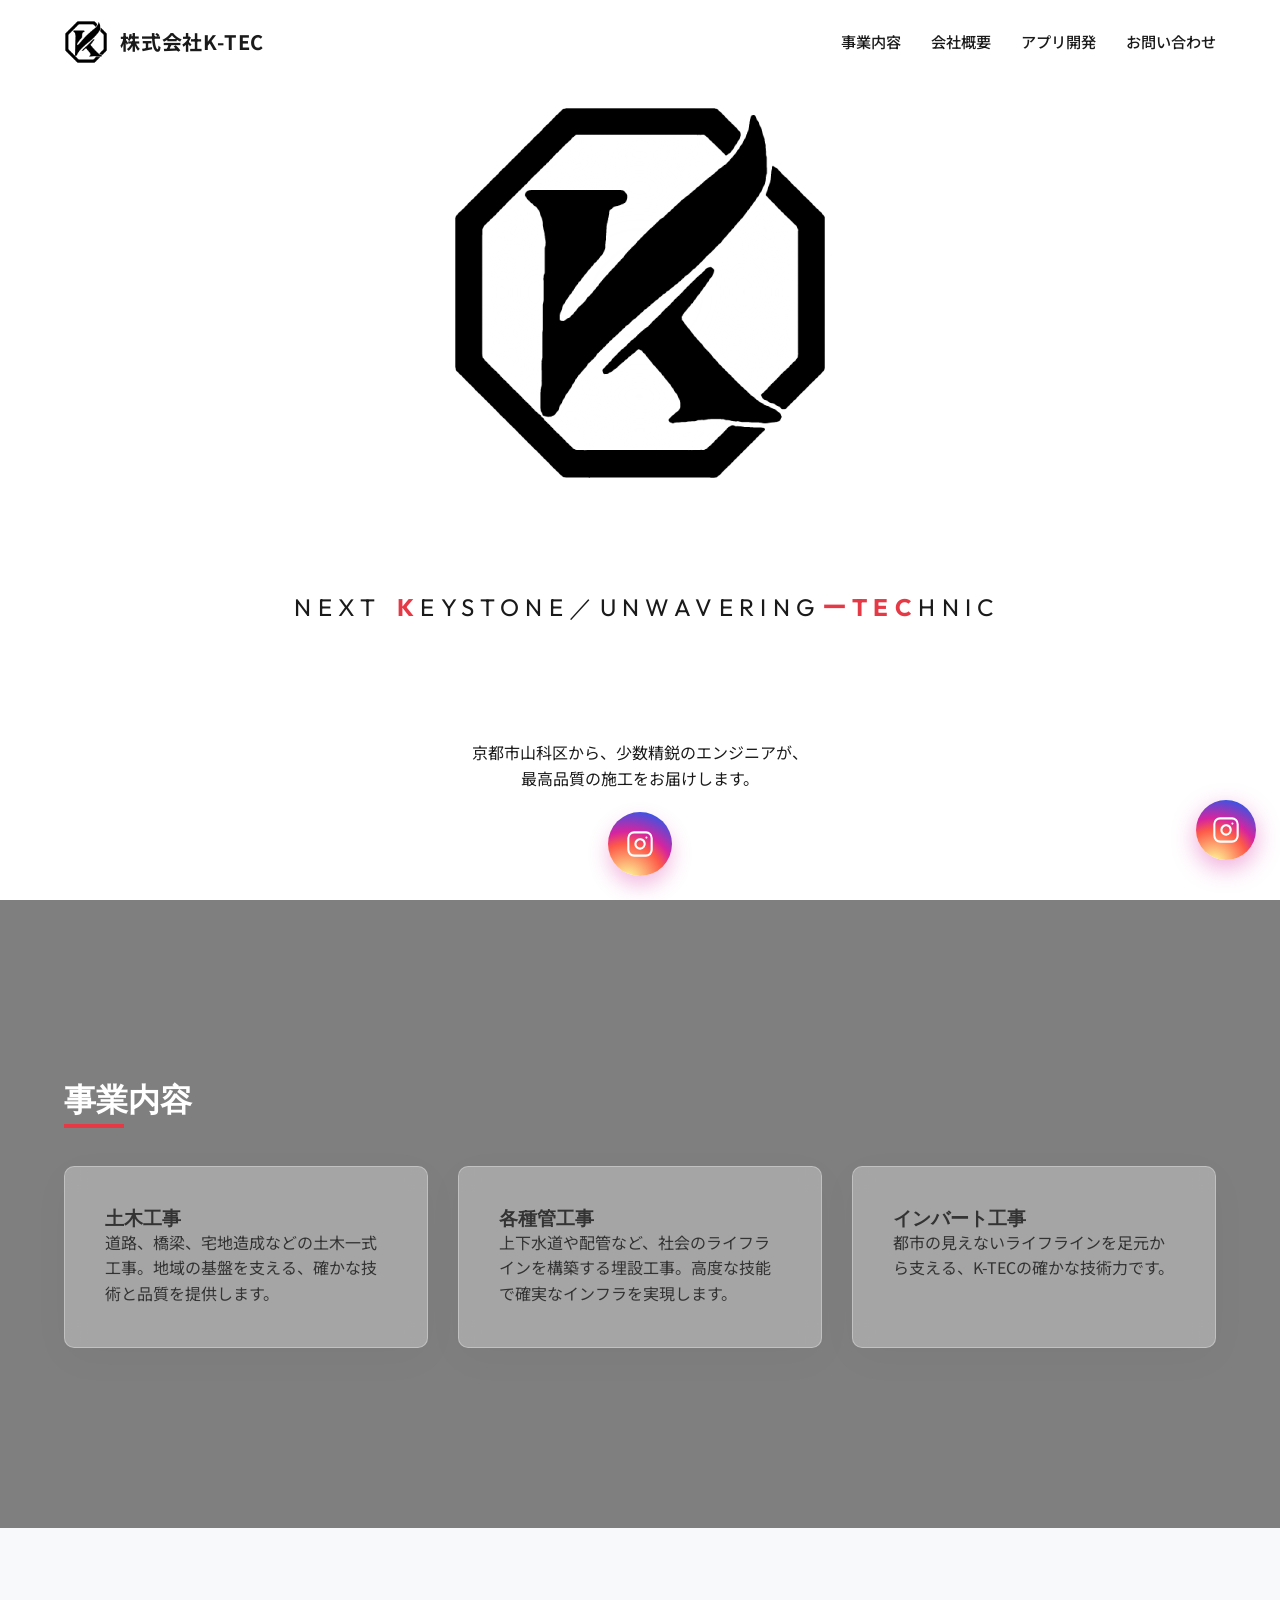
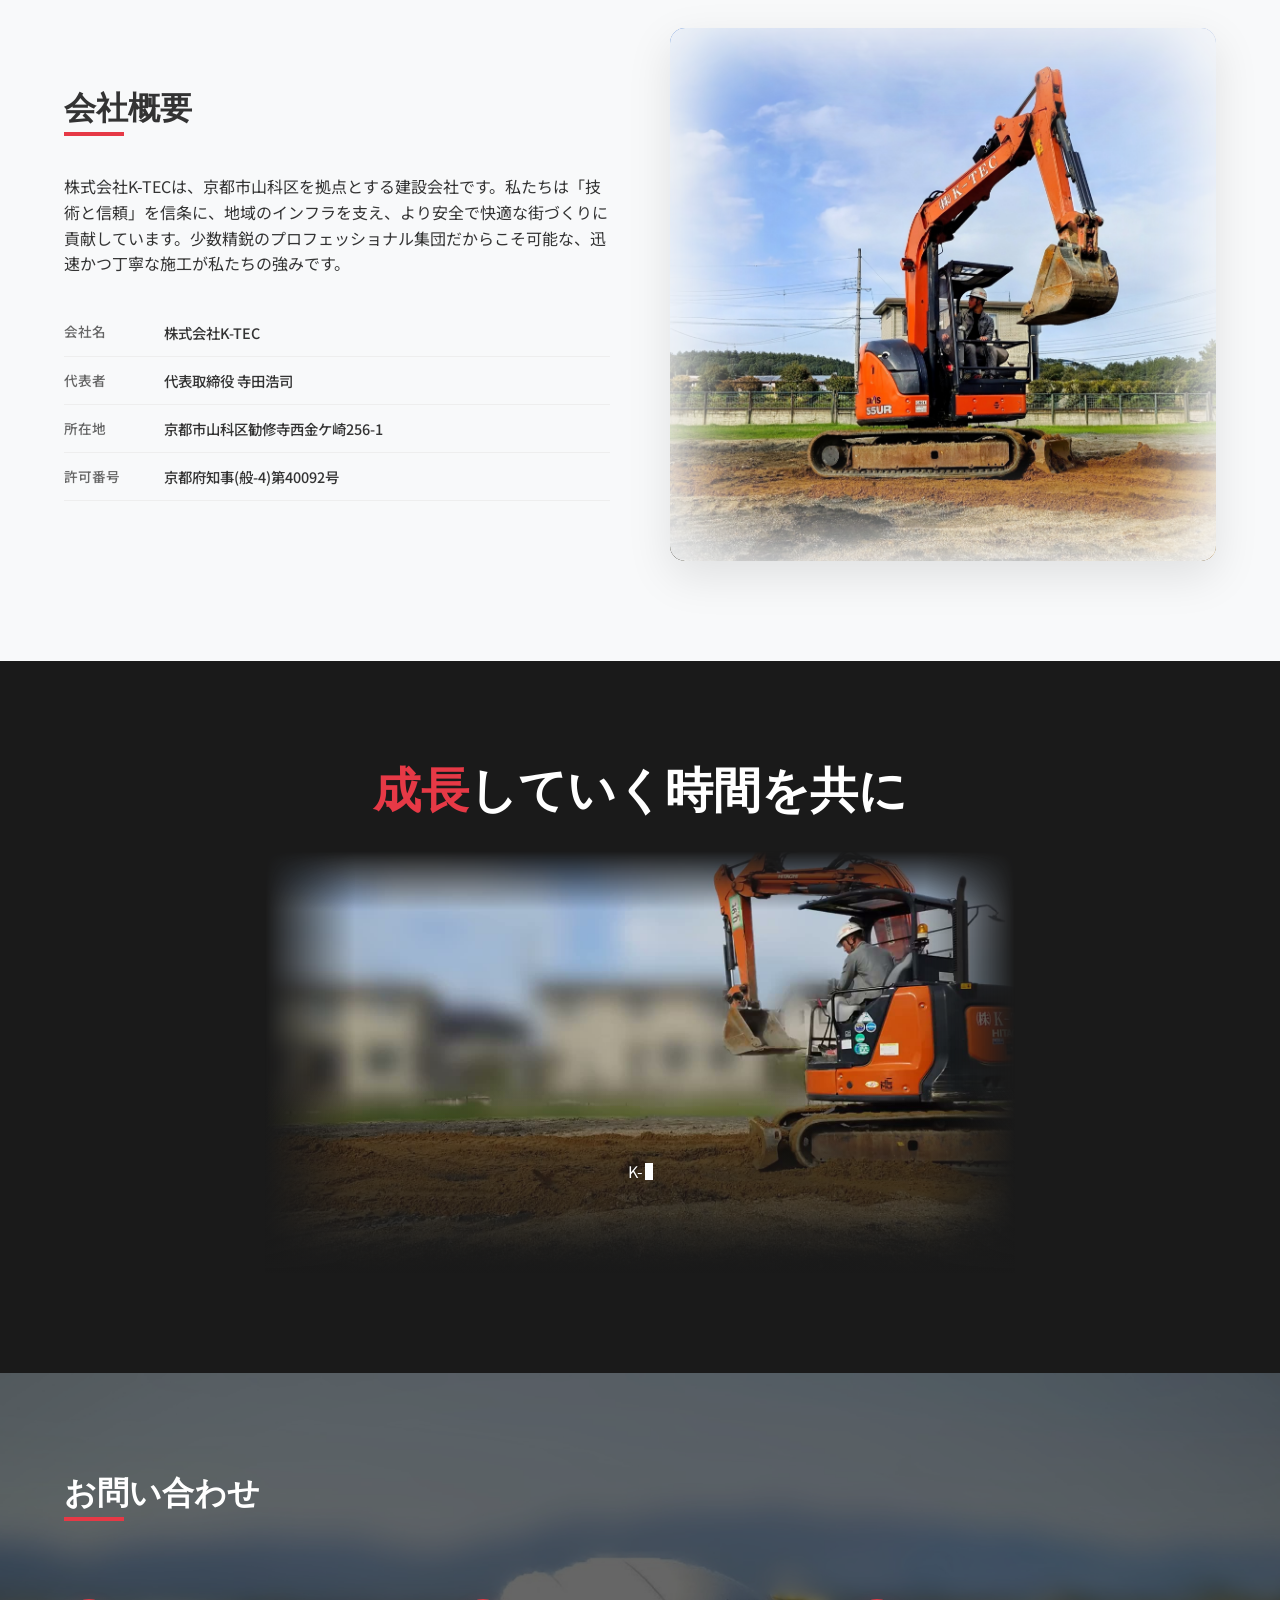
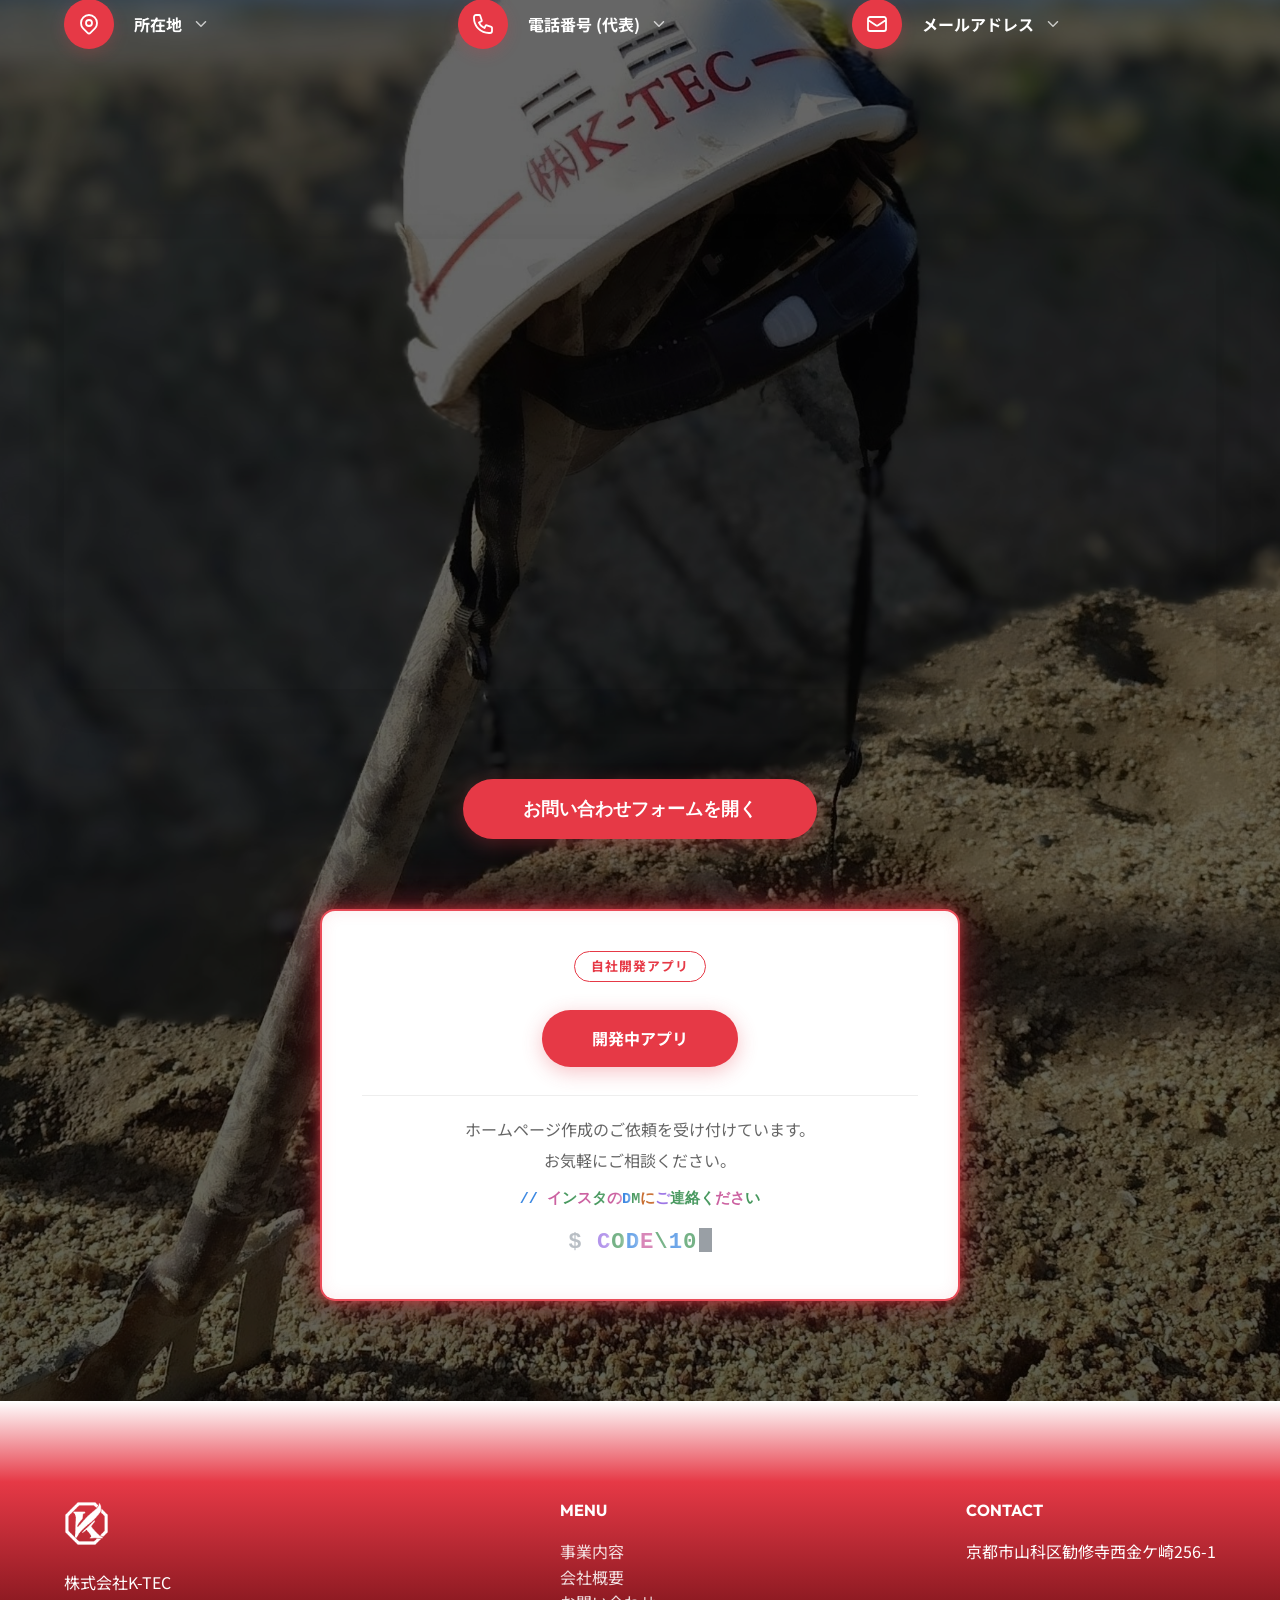
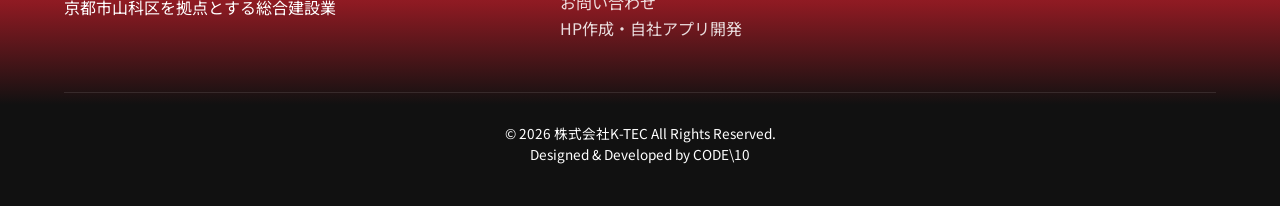
<file: index.html>
<!DOCTYPE html>
<html lang="ja">
<head>
  <meta charset="UTF-8">
  <meta name="viewport" content="width=device-width, initial-scale=1.0">
  <title>株式会社K-TEC | 京都市山科区の建設会社</title>
  <meta name="description" content="京都市山科区を拠点とする「株式会社K-TEC」の公式ウェブサイト。土木・建設事業を通じて、社会の基盤を創造します。従業員5名、少数精鋭のプロフェッショナル集団です。">
  <meta property="og:type" content="website">
  <meta property="og:url" content="https://kktec54.github.io/K-TEC/">
  <meta property="og:title" content="株式会社K-TEC | 京都市山科区の建設会社">
  <meta property="og:description" content="京都市山科区を拠点とする「株式会社K-TEC」の公式ウェブサイト。土木・建設事業を通じて、社会の基盤を創造します。">
  <meta property="og:image" content="https://kktec54.github.io/K-TEC/assets/ogp.png">
  <meta property="og:image:width" content="1200">
  <meta property="og:image:height" content="630">
  <meta property="og:site_name" content="株式会社K-TEC">
  <meta property="og:locale" content="ja_JP">
  <meta name="twitter:card" content="summary_large_image">
  <link rel="icon" type="image/png" href="assets/favicon.png">
  <link rel="apple-touch-icon" href="assets/apple-touch-icon.png">
  <link rel="stylesheet" href="style.css?v=58">
  <link rel="stylesheet" href="halloween.css?v=58">
  <link rel="stylesheet" href="intro.css?v=58">
</head>
<body>

  <!-- オープニング（金の龍の動画）（#52） -->
  <div id="intro-overlay" class="intro-overlay">
    <video class="intro-video" data-src="assets/intro-dragon.mp4?v=58" data-poster="assets/intro-dragon.jpg" muted playsinline preload="auto" aria-hidden="true"></video>
  </div>
  <script src="intro.js?v=58"></script>

  <!-- Header -->
  <header>
    <div class="header-logo">
      <a href="#">
        <img src="assets/logo.png" alt="株式会社K-TEC ロゴ">
        <span class="logo-text">株式会社K-TEC</span>
      </a>
    </div>
    <nav>
      <ul class="nav-links">
        <li><a href="#services">事業内容</a></li>
        <li><a href="#about">会社概要</a></li>
        <li><a href="#hp-app">アプリ開発</a></li>
        <li><a href="#contact">お問い合わせ</a></li>
      </ul>
    </nav>
  </header>

  <!-- Hero Section -->
  <section class="hero">
    <div class="hero-content">
      <div class="hero-logo-animate-container">
        <div class="core-light"></div>
        <div class="flash"></div>
        <img class="hero-animate-logo" src="assets/logo.png" alt="株式会社K-TEC">
        <div class="white-burst"></div>
      </div>
      <!-- Lupin animation will be triggered via JS here -->
      <h1 class="hero-title">次代へと繋ぐ礎　揺るぎない技術</h1>
      <div class="hero-brand-name">
        NEXT　<span class="accent">K</span>EYSTONE／UNWAVERING<span class="accent">ー</span><span class="accent">TEC</span>HNIC
      </div>
      <div class="hero-brand-final">
        <span class="final-k">K</span><span class="final-dash">-</span><span class="final-tec">TEC</span>
      </div>
      <p class="hero-description text-balance">京都市山科区から、少数精鋭のエンジニアが、<br class="pc-br">最高品質の施工をお届けします。</p>
      <a href="https://www.instagram.com/k_tec54?igsh=MTAwZnptbnM4ZHNmdg%3D%3D&utm_source=qr" target="_blank" rel="noopener noreferrer" class="hero-btn instagram-icon-btn" aria-label="Instagram">
        <svg xmlns="http://www.w3.org/2000/svg" width="28" height="28" viewBox="0 0 24 24" fill="none" stroke="currentColor" stroke-width="1.8" stroke-linecap="round" stroke-linejoin="round">
          <rect x="2" y="2" width="20" height="20" rx="5" ry="5"></rect>
          <path d="M16 11.37A4 4 0 1 1 12.63 8 4 4 0 0 1 16 11.37z"></path>
          <line x1="17.5" y1="6.5" x2="17.51" y2="6.5"></line>
        </svg>
      </a>
    </div>
  </section>

  <!-- Service Section -->
  <section id="services" class="section">
    <div class="container">
      <h2 class="section-title">事業内容</h2>
      <div class="services-grid">
        <div class="service-card">
          <h3>土木工事</h3>
          <p>道路、橋梁、宅地造成などの土木一式工事。地域の基盤を支える、確かな技術と品質を提供します。</p>
        </div>
        <div class="service-card">
          <h3>各種管工事</h3>
          <p>上下水道や配管など、社会のライフラインを構築する埋設工事。高度な技能で確実なインフラを実現します。</p>
        </div>
        <div class="service-card">
          <h3>インバート工事</h3>
          <p>都市の見えないライフラインを足元から支える、K-TECの確かな技術力です。</p>
        </div>
      </div>
    </div>
  </section>

  <!-- About Section -->
  <section id="about" class="section" style="background-color: #f8f9fa;">
    <div class="container about-grid">
      <div class="about-text">
        <h2 class="section-title">会社概要</h2>
        <p>株式会社K-TECは、京都市山科区を拠点とする建設会社です。私たちは「技術と信頼」を信条に、地域のインフラを支え、より安全で快適な街づくりに貢献しています。少数精鋭のプロフェッショナル集団だからこそ可能な、迅速かつ丁寧な施工が私たちの強みです。</p>
        
        <table class="profile-table" style="margin-top: 2rem;">
          <tr>
            <th>会社名</th>
            <td>株式会社K-TEC</td>
          </tr>
          <tr>
            <th>代表者</th>
            <td>代表取締役 寺田浩司</td>
          </tr>
          <tr>
            <th>所在地</th>
            <td>京都市山科区勧修寺西金ケ崎256-1</td>
          </tr>
          <tr>
            <th>許可番号</th>
            <td>京都府知事(般-4)第40092号</td>
          </tr>
        </table>
      </div>
      <div class="about-visual" style="position: relative; display: flex; align-items: center; justify-content: center;">
        <!-- K photo with feathered/blurred edges -->
        <div style="position: relative; width: 100%; max-width: 550px; border-radius: 15px; overflow: hidden; box-shadow: 0 15px 45px rgba(0,0,0,0.1);">
          <img src="Y.JPG" style="width: 100%; height: auto; display: block; transition: transform 0.4s ease;" alt="株式会社K-TEC" onmouseover="this.style.transform='scale(1.05)'" onmouseout="this.style.transform='scale(1)'">
          <!-- Edge blurring overlay -->
          <div style="position: absolute; inset: 0; box-shadow: inset 0 0 80px 30px #f8f9fa; pointer-events: none; border-radius: 15px;"></div>
        </div>
      </div>
    </div>
  </section>



  <!-- Recruitment Section -->
  <section id="recruitment" class="section recruitment">
    <div class="container recruit-content">
      <h2 class="recruit-title lupin-trigger" data-text="成長していく\n時間を共に" data-highlight="成長">成長していく時間を共に</h2>
      <!-- 現場の動画。音なしでくり返し、画面に映っている間だけ main.js が再生する。説明の文は動画の下側に重ねる（#36） -->
      <div class="recruit-video">
        <video src="assets/recruit-site.mp4" poster="assets/recruit-site.jpg" muted loop playsinline preload="metadata" aria-label="社員がショベルカーで現場を整地している様子"></video>
        <p class="recruit-video-text text-balance">K-TECでは、共に成長できる仲間を募集しています。<br>建設のプロフェッショナルとして、社会の基盤を共に作りませんか？<br class="pc-br">少数精鋭だからこそ、一人ひとりの挑戦が会社全体の成長に直結します。</p>
      </div>
    </div>
  </section>

  <!-- Contact & Google Map Section -->
  <section id="contact" class="section">
    <div class="container contact-layout">
      <h2 class="section-title">お問い合わせ</h2>
      <div class="contact-info">
        <!-- 連絡先は押すとその場で開くアコーディオン。電話とメールの文字はページに置かず main.js が組み立てる（#26・#32） -->
        <div class="info-acc">
          <button type="button" class="info-item" data-info="address" aria-expanded="false" aria-controls="info-panel-address">
            <div class="info-icon">
              <svg xmlns="http://www.w3.org/2000/svg" fill="none" viewBox="0 0 24 24" stroke="currentColor">
                <path stroke-linecap="round" stroke-linejoin="round" stroke-width="1.8" d="M17.657 16.657L13.414 20.9a1.998 1.998 0 01-2.827 0l-4.244-4.243a8 8 0 1111.314 0z" />
                <path stroke-linecap="round" stroke-linejoin="round" stroke-width="1.8" d="M15 11a3 3 0 11-6 0 3 3 0 016 0z" />
              </svg>
            </div>
            <div class="info-label">
              <strong>所在地</strong>
              <svg class="info-chevron" xmlns="http://www.w3.org/2000/svg" fill="none" viewBox="0 0 24 24" stroke="currentColor" stroke-width="2" aria-hidden="true"><path stroke-linecap="round" stroke-linejoin="round" d="M6 9l6 6 6-6" /></svg>
            </div>
          </button>
          <div class="info-panel" id="info-panel-address" role="region" aria-label="所在地">
            <div class="info-panel-inner"><p class="info-value"></p></div>
          </div>
        </div>
        <div class="info-acc">
          <button type="button" class="info-item" data-info="phone" aria-expanded="false" aria-controls="info-panel-phone">
            <div class="info-icon">
              <svg xmlns="http://www.w3.org/2000/svg" fill="none" viewBox="0 0 24 24" stroke="currentColor">
                <path stroke-linecap="round" stroke-linejoin="round" stroke-width="1.8" d="M3 5a2 2 0 012-2h3.28a1 1 0 01.948.684l1.498 4.493a1 1 0 01-.502 1.21l-2.257 1.13a11.042 11.042 0 005.516 5.516l1.13-2.257a1 1 0 011.21-.502l4.493 1.498a1 1 0 01.684.949V19a2 2 0 01-2 2h-1C9.716 21 3 14.284 3 6V5z" />
              </svg>
            </div>
            <div class="info-label">
              <strong>電話番号 (代表)</strong>
              <svg class="info-chevron" xmlns="http://www.w3.org/2000/svg" fill="none" viewBox="0 0 24 24" stroke="currentColor" stroke-width="2" aria-hidden="true"><path stroke-linecap="round" stroke-linejoin="round" d="M6 9l6 6 6-6" /></svg>
            </div>
          </button>
          <div class="info-panel" id="info-panel-phone" role="region" aria-label="電話番号 (代表)">
            <div class="info-panel-inner"><p class="info-value"></p></div>
          </div>
        </div>
        <div class="info-acc">
          <button type="button" class="info-item" data-info="email" aria-expanded="false" aria-controls="info-panel-email">
            <div class="info-icon">
              <svg xmlns="http://www.w3.org/2000/svg" fill="none" viewBox="0 0 24 24" stroke="currentColor">
                <path stroke-linecap="round" stroke-linejoin="round" stroke-width="1.8" d="M3 8l7.89 5.26a2 2 0 002.22 0L21 8M5 19h14a2 2 0 002-2V7a2 2 0 00-2-2H5a2 2 0 00-2 2v10a2 2 0 002 2z" />
              </svg>
            </div>
            <div class="info-label">
              <strong>メールアドレス</strong>
              <svg class="info-chevron" xmlns="http://www.w3.org/2000/svg" fill="none" viewBox="0 0 24 24" stroke="currentColor" stroke-width="2" aria-hidden="true"><path stroke-linecap="round" stroke-linejoin="round" d="M6 9l6 6 6-6" /></svg>
            </div>
          </button>
          <div class="info-panel" id="info-panel-email" role="region" aria-label="メールアドレス">
            <div class="info-panel-inner"><p class="info-value"></p></div>
          </div>
        </div>
      </div>
      
      <!-- Google Map Integration -->
      <div class="map-container">
        <iframe 
          src="https://www.google.com/maps/embed?pb=!1m18!1m12!1m3!1d3269.5134723157867!2d135.8051974!3d34.9688011!2m3!1f0!2f0!3f0!3m2!1i1024!2i768!4f13.1!3m3!1m2!1s0x60010ef4396a9cb3%3A0xad508ff866e1a647!2z44CSNjA3LTgyMjEg5Lqs6YO95bqc5Lqs6YO95biC5bGx56eR5Yy65Yun5L-u5a-66KW_6YeR44Kx5bSO77yS77yV77yW4oiS77yR!5e0!3m2!1sja!2sjp!4v1777079518650!5m2!1sja!2sjp" 
          allowfullscreen="" 
          loading="lazy" 
          referrerpolicy="no-referrer-when-downgrade">
        </iframe>
      </div>

      <!-- Contact Form Section -->
      <!-- フォームはボタンを押したときだけモーダルで出す（#24） -->
      <div class="contact-form-open">
        <button type="button" class="submit-btn" data-open-contact>お問い合わせフォームを開く</button>
      </div>
      <dialog id="contact-form" class="contact-modal" aria-labelledby="contact-modal-title">
        <div class="contact-form-container">
          <button type="button" class="contact-modal-close" aria-label="閉じる">&times;</button>
          <h3 id="contact-modal-title" class="contact-modal-title">お問い合わせフォーム</h3>
          <form class="contact-form" action="#" method="post">
            <div class="form-group">
              <label for="name">氏名<span>必須</span></label>
              <input type="text" id="name" name="name" placeholder="例：山田 太郎" required>
            </div>
            <div class="form-group">
              <label for="email">メールアドレス<span>必須</span></label>
              <input type="email" id="email" name="email" placeholder="例：example@mail.com" required>
            </div>
            <div class="form-group">
              <label for="phone">電話番号</label>
              <input type="tel" id="phone" name="phone" placeholder="例：090-0000-0000">
            </div>
            <div class="form-group">
              <label for="message">お問い合わせ内容<span>必須</span></label>
              <textarea id="message" name="message" rows="5" placeholder="ご質問や採用に関するお問い合わせなど、お気軽にご記入ください" required></textarea>
            </div>
            <div class="form-submit">
              <button type="submit" class="submit-btn">内容を送信する</button>
            </div>
          </form>
        </div>
      </dialog>

      <!-- In-house App Teaser -->
      <div id="hp-app" class="app-teaser">
        <canvas class="app-code-bg" aria-hidden="true"></canvas>
        <span class="app-label">自社開発アプリ</span>
        <div><a href="apps.html" class="app-btn">開発中アプリ</a></div>
        <div class="hp-recruit">
          <p class="text-balance">ホームページ作成のご依頼を受け付けています。<br class="pc-br">お気軽にご相談ください。</p>
          <!-- インスタの DM への案内と CODE\10 を、コード風に1文字ずつ打ち込む（#16・#20・#22）。
               文字は main.js が入れ直し、1文字ずつ色をランダムに付ける。DM の行を打ってから CODE\10 を打つ -->
          <p class="code-dm"><a href="https://www.instagram.com/k_tec54?igsh=MTAwZnptbnM4ZHNmdg%3D%3D&utm_source=qr" target="_blank" rel="noopener noreferrer"><span class="code-sr">インスタのDMにご連絡ください</span><span class="code-line" aria-hidden="true"><span class="code-typed">// インスタのDMにご連絡ください</span><span class="code-cursor"></span></span></a></p>
          <p class="code10-sign"><span class="code-sr">CODE\10</span><span class="code-line" aria-hidden="true"><span class="code10-prompt">$ </span><span class="code-typed">CODE\10</span><span class="code-cursor"></span></span></p>
        </div>
      </div>
    </div>
  </section>

  <!-- Footer -->
  <footer>
    <div class="container">
      <div class="footer-top">
        <div class="footer-logo">
          <img src="assets/logo.png" alt="K-TEC logo">
          <p>株式会社K-TEC<br>京都市山科区を拠点とする総合建設業</p>
        </div>
        <div>
          <h4>MENU</h4>
          <ul style="margin-top: 1rem;">
            <li><a href="#services">事業内容</a></li>
            <li><a href="#about">会社概要</a></li>
            <li><a href="#contact">お問い合わせ</a></li>
            <li><a href="#hp-app">HP作成・自社アプリ開発</a></li>
          </ul>
        </div>
        <div>
          <h4>CONTACT</h4>
          <p style="margin-top: 1rem;">京都市山科区勧修寺西金ケ崎256-1</p>
        </div>
      </div>
      <div class="footer-bottom">
        <p>&copy; 2026 株式会社K-TEC All Rights Reserved.</p>
        <p>Designed &amp; Developed by CODE\10</p>
      </div>
    </div>
  </footer>

  <!-- Floating Instagram Button -->
  <a href="https://www.instagram.com/k_tec54?igsh=MTAwZnptbnM4ZHNmdg%3D%3D&utm_source=qr" target="_blank" rel="noopener noreferrer" class="floating-instagram" aria-label="Instagram">
    <svg xmlns="http://www.w3.org/2000/svg" width="28" height="28" viewBox="0 0 24 24" fill="none" stroke="currentColor" stroke-width="1.8" stroke-linecap="round" stroke-linejoin="round">
      <rect x="2" y="2" width="20" height="20" rx="5" ry="5"></rect>
      <path d="M16 11.37A4 4 0 1 1 12.63 8 4 4 0 0 1 16 11.37z"></path>
      <line x1="17.5" y1="6.5" x2="17.51" y2="6.5"></line>
    </svg>
  </a>

  <script src="main.js?v=58"></script>
  <script src="code-terminal.js?v=58"></script>
  <script src="halloween.js?v=58"></script>
</body>
</html>
</file>
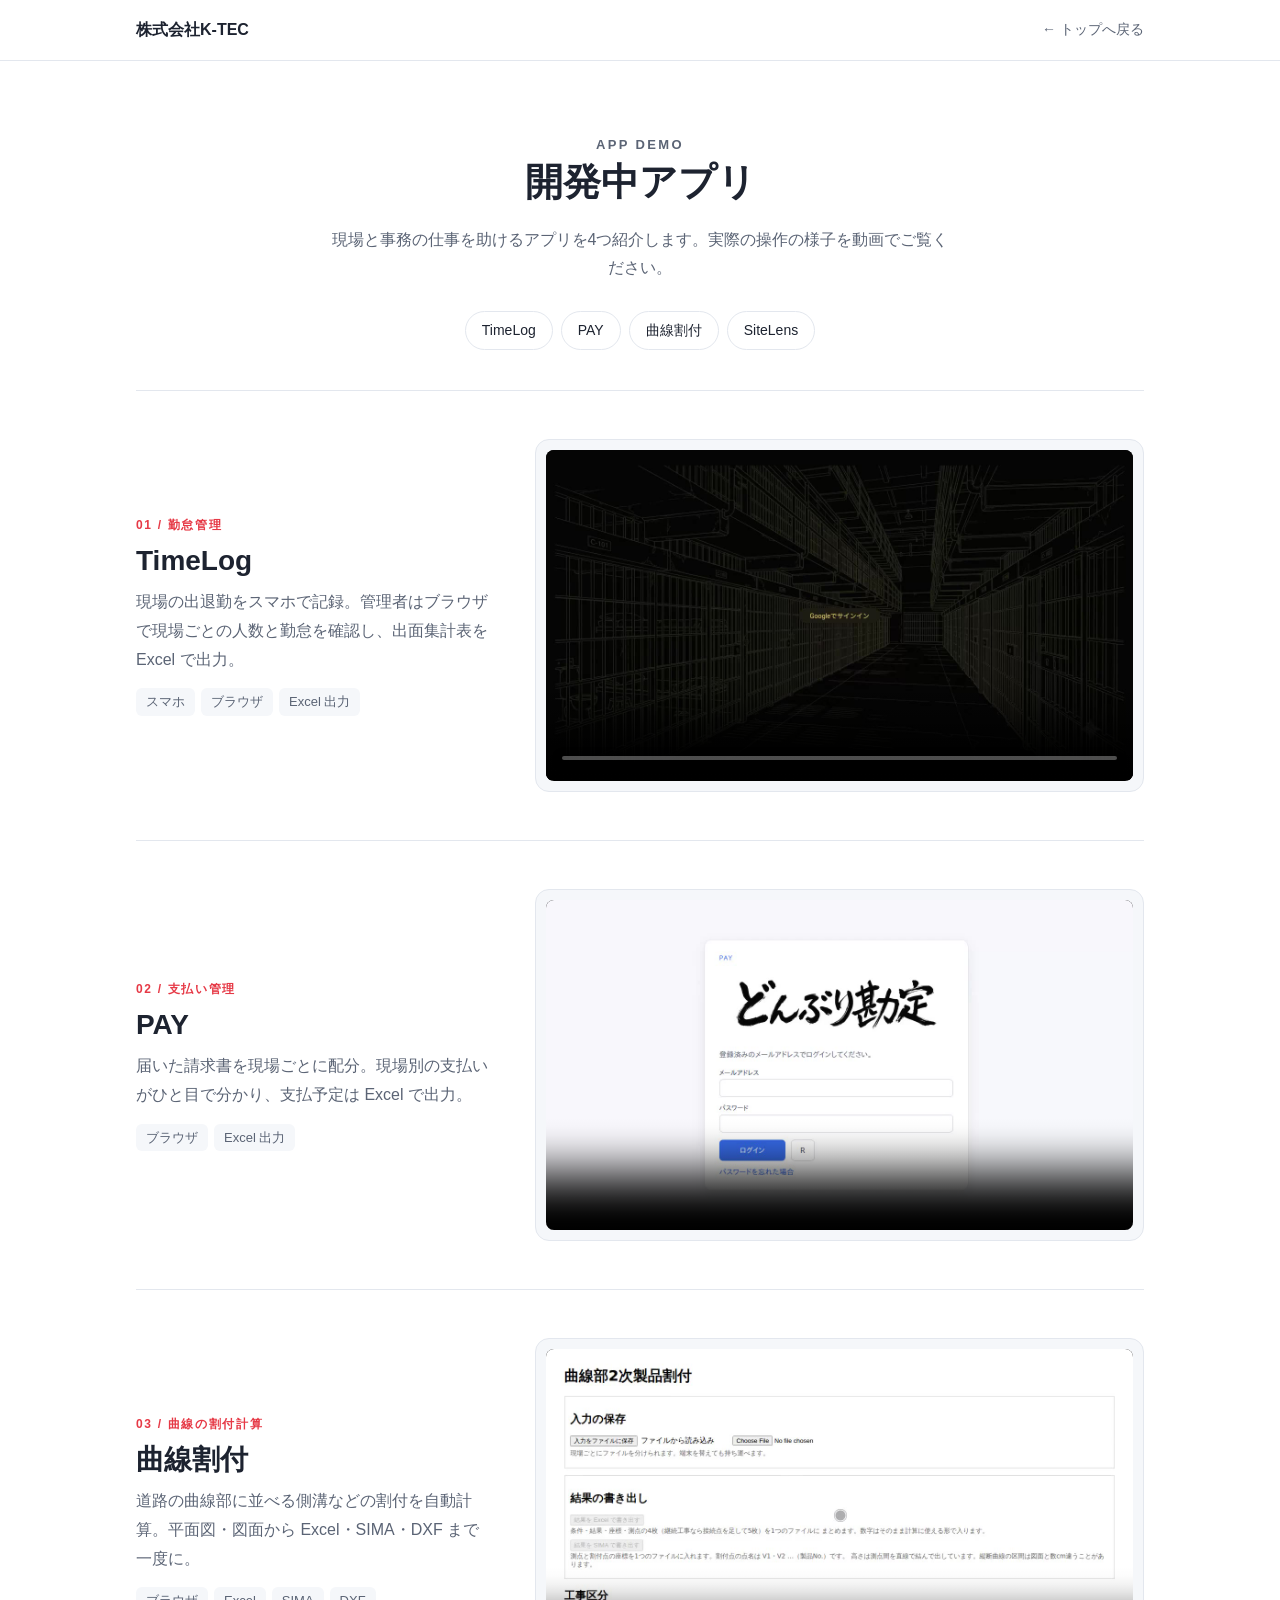
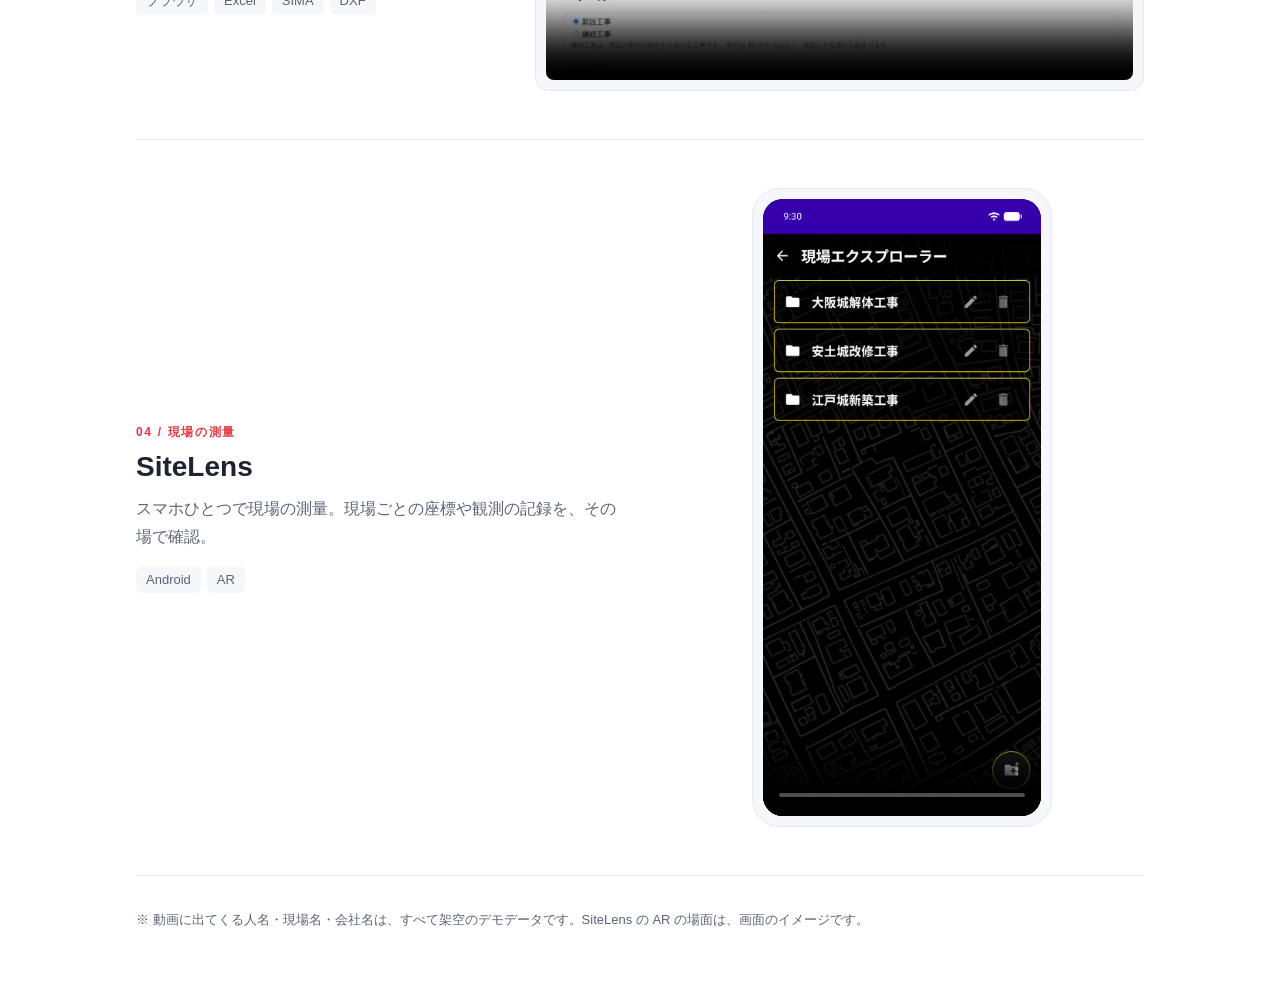
<file: apps.html>
<!doctype html>
<html lang="ja">
<head>
  <meta charset="UTF-8">
  <meta name="viewport" content="width=device-width, initial-scale=1.0">
  <meta name="description" content="株式会社K-TECが開発中の、現場と事務の仕事を助けるアプリ4本の操作デモ動画。">
  <title>開発中アプリ | 株式会社K-TEC</title>
  <style>
    :root {
      --bg: #ffffff;
      --bg-soft: #f5f7fa;
      --text: #1d2330;
      --text-sub: #5b6475;
      --line: #e3e7ee;
      --accent: #e63946;
      --radius: 14px;
    }
    * { box-sizing: border-box; }
    html { -webkit-text-size-adjust: 100%; }
    body {
      margin: 0;
      background: var(--bg);
      color: var(--text);
      font-family: "Hiragino Sans", "Hiragino Kaku Gothic ProN", "Noto Sans JP", "Yu Gothic", Meiryo, sans-serif;
      line-height: 1.8;
    }
    .wrap { max-width: 1040px; margin: 0 auto; padding: 0 16px; }

    /* 上の帯：トップへ戻る */
    .topbar { border-bottom: 1px solid var(--line); }
    .topbar .wrap { display: flex; align-items: center; justify-content: space-between; height: 60px; }
    .topbar a { color: var(--text); text-decoration: none; font-weight: 700; }
    .topbar .back { font-size: 14px; font-weight: 400; color: var(--text-sub); }
    .topbar a:hover { color: var(--accent); }

    /* 見出し */
    .hero { padding: 72px 0 40px; text-align: center; }
    .hero-label {
      margin: 0 0 8px;
      color: var(--accent);
      font-size: 13px;
      font-weight: 700;
      letter-spacing: .18em;
    }
    .hero h1 { margin: 0 0 16px; font-size: clamp(26px, 5vw, 38px); line-height: 1.4; }
    .hero p { margin: 0 auto; max-width: 620px; color: var(--text-sub); }

    /* 目次 */
    .toc {
      display: flex; flex-wrap: wrap; justify-content: center; gap: 8px;
      margin: 28px 0 0; padding: 0; list-style: none;
    }
    .toc a {
      display: inline-block; padding: 6px 16px;
      border: 1px solid var(--line); border-radius: 999px;
      color: var(--text); text-decoration: none; font-size: 14px;
      background: var(--bg);
    }
    .toc a:hover { border-color: var(--accent); color: var(--accent); }

    /* アプリ1本ずつ */
    .app {
      display: grid; grid-template-columns: 1fr; gap: 20px;
      padding: 48px 0; border-top: 1px solid var(--line);
      scroll-margin-top: 16px;
    }
    .app-num { margin: 0; color: var(--accent); font-size: 12px; font-weight: 700; letter-spacing: .14em; }
    .app h2 { margin: 4px 0 8px; font-size: clamp(22px, 4vw, 28px); line-height: 1.4; }
    .app-desc { margin: 0; color: var(--text-sub); }
    .app-tags { display: flex; flex-wrap: wrap; gap: 6px; margin: 14px 0 0; padding: 0; list-style: none; }
    .app-tags li {
      padding: 2px 10px; border-radius: 6px;
      background: var(--bg-soft); color: var(--text-sub); font-size: 13px;
    }

    .media {
      margin: 0; padding: 10px;
      background: var(--bg-soft); border: 1px solid var(--line); border-radius: var(--radius);
    }
    .media video {
      display: block; width: 100%; height: auto;
      border-radius: 8px; background: #000;
    }
    /* SiteLens はスマホの縦長の画面 */
    .media--phone { max-width: 300px; margin: 0 auto; padding: 10px; border-radius: 28px; }
    .media--phone video { border-radius: 20px; }

    .note { margin: 0; padding: 32px 0 64px; border-top: 1px solid var(--line); color: var(--text-sub); font-size: 13px; }

    @media (min-width: 820px) {
      .app { grid-template-columns: 1fr 1.7fr; gap: 40px; align-items: center; }
      .app--phone { grid-template-columns: 1fr 1fr; }
    }
  </style>
</head>
<body>
  <header class="topbar">
    <div class="wrap">
      <a href="index.html">株式会社K-TEC</a>
      <a class="back" href="index.html#hp-app">← トップへ戻る</a>
    </div>
  </header>
  <main class="wrap">
    <header class="hero">
      <p class="hero-label">APP DEMO</p>
      <h1>開発中アプリ</h1>
      <p>現場と事務の仕事を助けるアプリを4つ紹介します。実際の操作の様子を動画でご覧ください。</p>
      <ul class="toc">
        <li><a href="#timelog">TimeLog</a></li>
        <li><a href="#pay">PAY</a></li>
        <li><a href="#curve-layout">曲線割付</a></li>
        <li><a href="#sitelens">SiteLens</a></li>
      </ul>
    </header>

    <article class="app" id="timelog">
      <div>
        <p class="app-num">01 / 勤怠管理</p>
        <h2>TimeLog</h2>
        <p class="app-desc">現場の出退勤をスマホで記録。管理者はブラウザで現場ごとの人数と勤怠を確認し、出面集計表を Excel で出力。</p>
        <ul class="app-tags"><li>スマホ</li><li>ブラウザ</li><li>Excel 出力</li></ul>
      </div>
      <figure class="media">
        <video controls autoplay muted loop playsinline poster="assets/apps/timelog.jpg" aria-label="TimeLog の操作デモ動画">
          <source src="assets/apps/timelog.mp4" type="video/mp4">
        </video>
      </figure>
    </article>

    <article class="app" id="pay">
      <div>
        <p class="app-num">02 / 支払い管理</p>
        <h2>PAY</h2>
        <p class="app-desc">届いた請求書を現場ごとに配分。現場別の支払いがひと目で分かり、支払予定は Excel で出力。</p>
        <ul class="app-tags"><li>ブラウザ</li><li>Excel 出力</li></ul>
      </div>
      <figure class="media">
        <video controls autoplay muted loop playsinline poster="assets/apps/pay.jpg" aria-label="PAY の操作デモ動画">
          <source src="assets/apps/pay.mp4" type="video/mp4">
        </video>
      </figure>
    </article>

    <article class="app" id="curve-layout">
      <div>
        <p class="app-num">03 / 曲線の割付計算</p>
        <h2>曲線割付</h2>
        <p class="app-desc">道路の曲線部に並べる側溝などの割付を自動計算。平面図・図面から Excel・SIMA・DXF まで一度に。</p>
        <ul class="app-tags"><li>ブラウザ</li><li>Excel</li><li>SIMA</li><li>DXF</li></ul>
      </div>
      <figure class="media">
        <video controls autoplay muted loop playsinline poster="assets/apps/r.jpg" aria-label="曲線割付の操作デモ動画">
          <source src="assets/apps/r.mp4" type="video/mp4">
        </video>
      </figure>
    </article>

    <article class="app app--phone" id="sitelens">
      <div>
        <p class="app-num">04 / 現場の測量</p>
        <h2>SiteLens</h2>
        <p class="app-desc">スマホひとつで現場の測量。現場ごとの座標や観測の記録を、その場で確認。</p>
        <ul class="app-tags"><li>Android</li><li>AR</li></ul>
      </div>
      <figure class="media media--phone">
        <video controls autoplay muted loop playsinline poster="assets/apps/sitelens.jpg" aria-label="SiteLens の操作デモ動画">
          <source src="assets/apps/sitelens.mp4" type="video/mp4">
        </video>
      </figure>
    </article>

    <p class="note">※ 動画に出てくる人名・現場名・会社名は、すべて架空のデモデータです。SiteLens の AR の場面は、画面のイメージです。</p>
  </main>
</body>
</html>
</file>
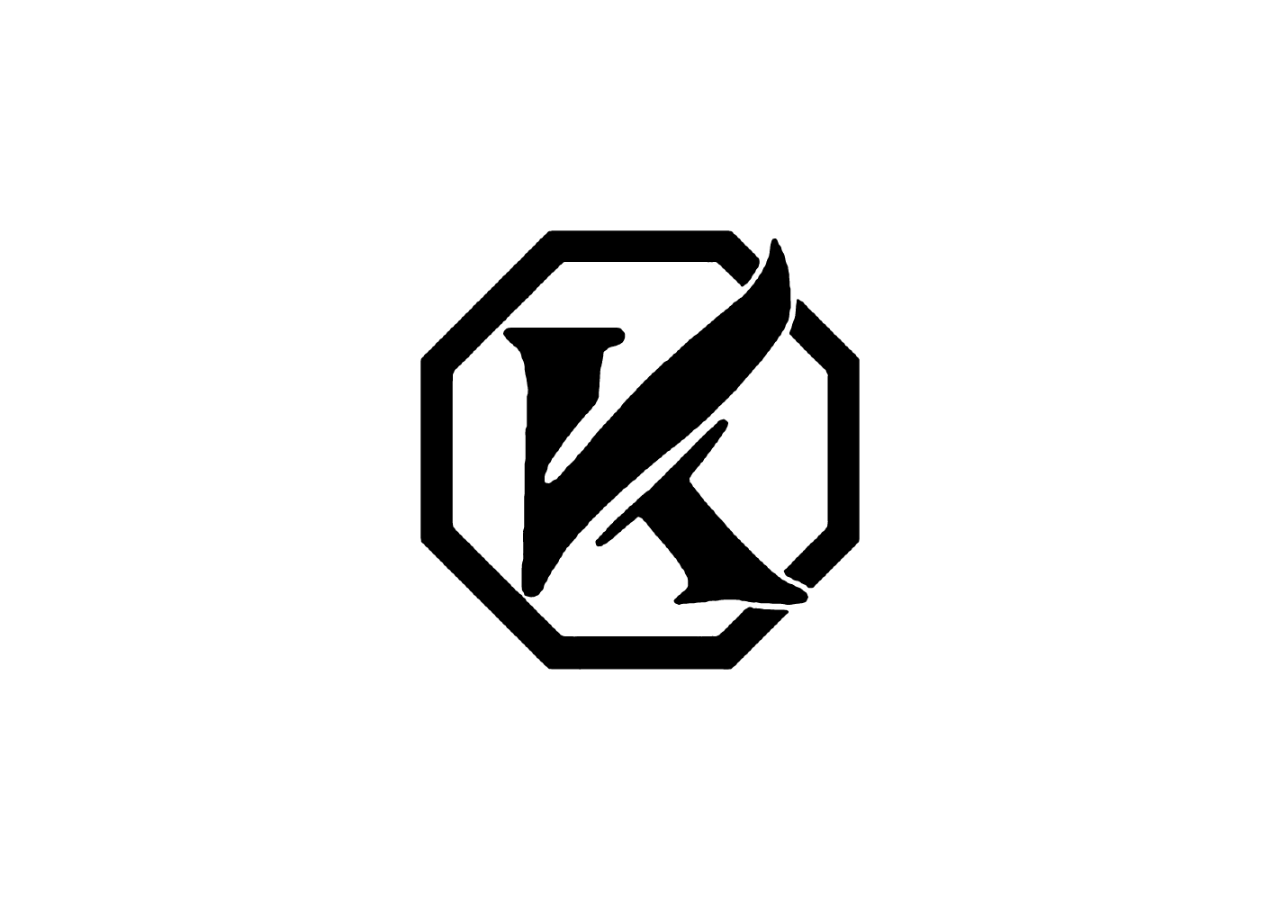
<file: ロゴ.html>
<!DOCTYPE html>
<html lang="ja">
<head>
<meta charset="UTF-8">
<meta name="viewport" content="width=device-width, initial-scale=1.0">
<title>logo_final_clean_from_new_image</title>
<style>
  * { box-sizing: border-box; }
  html, body {
    margin: 0;
    width: 100%;
    height: 100%;
    background: #ffffff;
    overflow: hidden;
  }
  body {
    display: grid;
    place-items: center;
  }
  .stage {
    width: 100vw;
    height: 100vh;
    display: grid;
    place-items: center;
    background: #ffffff;
  }
  .logo-wrap {
    position: relative;
    width: min(52vmin, 560px);
    aspect-ratio: 1 / 1;
    display: grid;
    place-items: center;
  }
  .core-light {
    position: absolute;
    width: 80%;
    height: 80%;
    border-radius: 50%;
    background: radial-gradient(circle, rgba(255,255,255,1) 0%, rgba(255,255,255,0.98) 40%, rgba(255,255,255,0.72) 60%, rgba(255,255,255,0) 100%);
    filter: blur(10px);
    opacity: 0;
    transform: scale(0.52);
    animation: coreLight 2.2s ease-out forwards;
  }
  .flash {
    position: absolute;
    width: 96%;
    height: 18%;
    background: linear-gradient(90deg, rgba(255,255,255,0) 0%, rgba(255,255,255,1) 50%, rgba(255,255,255,0) 100%);
    transform: rotate(-33deg) translateX(-170%);
    filter: blur(7px);
    opacity: 0;
    animation: sweep 1.8s ease-in-out .55s forwards;
  }
  .logo {
    width: 100%;
    height: 100%;
    object-fit: contain;
    opacity: 0;
    transform: scale(0.84);
    filter:
      brightness(2.2)
      blur(10px)
      drop-shadow(0 0 14px rgba(255,255,255,1))
      drop-shadow(0 0 36px rgba(255,255,255,1));
    animation: logoReveal 2.3s cubic-bezier(.2,.72,.2,1) .1s forwards;
  }
  .white-burst {
    position: absolute;
    inset: 0;
    background: radial-gradient(circle at center, rgba(255,255,255,1) 0%, rgba(255,255,255,0.98) 24%, rgba(255,255,255,0) 58%);
    opacity: 0;
    animation: burst 1.0s ease-out .15s forwards;
    pointer-events: none;
  }

  @keyframes coreLight {
    0%   { opacity: 0; transform: scale(0.45); }
    50%  { opacity: 1; }
    100% { opacity: 0.92; transform: scale(1.08); }
  }
  @keyframes sweep {
    0%   { opacity: 0; transform: rotate(-33deg) translateX(-170%); }
    18%  { opacity: 1; }
    64%  { opacity: 1; }
    100% { opacity: 0; transform: rotate(-33deg) translateX(170%); }
  }
  @keyframes burst {
    0%   { opacity: 0; }
    25%  { opacity: 1; }
    100% { opacity: 0; }
  }
  @keyframes logoReveal {
    0% {
      opacity: 0;
      transform: scale(0.84);
      filter:
        brightness(2.5)
        blur(14px)
        drop-shadow(0 0 20px rgba(255,255,255,1))
        drop-shadow(0 0 44px rgba(255,255,255,1));
    }
    38% {
      opacity: 1;
      transform: scale(1.02);
      filter:
        brightness(1.9)
        blur(4px)
        drop-shadow(0 0 14px rgba(255,255,255,1))
        drop-shadow(0 0 28px rgba(255,255,255,1));
    }
    70% {
      opacity: 1;
      transform: scale(1);
      filter:
        brightness(1.05)
        blur(0.4px)
        drop-shadow(0 0 6px rgba(255,255,255,0.7))
        drop-shadow(0 0 12px rgba(255,255,255,0.6));
    }
    100% {
      opacity: 1;
      transform: scale(1);
      filter:
        brightness(1)
        blur(0)
        drop-shadow(0 0 0 rgba(255,255,255,0))
        drop-shadow(0 0 0 rgba(255,255,255,0));
    }
  }
</style>
</head>
<body>
  <div class="stage">
    <div class="logo-wrap">
      <div class="core-light"></div>
      <div class="flash"></div>
      <img class="logo" src="[data-uri]" alt="logo">
      <div class="white-burst"></div>
    </div>
  </div>
</body>
</html>
</file>
<file: style.css>
/* 
 * K-TEC Corporate Website - Style Guide & Design System
 * Concept: Modern, Premium, Construction-Themed
 * Accent Color: #e63946 (Red)
 */

@import url('https://fonts.googleapis.com/css2?family=Outfit:wght@300;400;600;700&family=Noto+Sans+JP:wght@400;500;700&display=swap');

/* --- Custom Scrollbar --- */
::-webkit-scrollbar {
  width: 10px;
}

::-webkit-scrollbar-track {
  background: #f1f1f1;
}

::-webkit-scrollbar-thumb {
  background: var(--color-accent);
  border-radius: 5px;
}

::-webkit-scrollbar-thumb:hover {
  background: var(--color-accent-hover);
}

/* Firefox support */
* {
  scrollbar-width: thin;
  scrollbar-color: var(--color-accent) #f1f1f1;
}

:root {
  /* Colors */
  --color-primary: #1a1a1a;
  --color-accent: #e63946; /* Strong Red */
  --color-accent-hover: #c1121f;
  --color-secondary: #2d2d2d;
  --color-text: #333333;
  --color-text-muted: #666666;
  --color-bg: #ffffff;
  --color-bg-alt: #f8f9fa;
  --color-white: #ffffff;
  
  /* Transitions */
  --transition-fast: 0.2s ease;
  --transition-normal: 0.4s cubic-bezier(0.4, 0, 0.2, 1);
  --transition-slow: 0.8s cubic-bezier(0.4, 0, 0.2, 1);
  
  /* Spacing */
  --section-padding: 100px 5%;
  --section-padding-mobile: 60px 20px;
}

* {
  margin: 0;
  padding: 0;
  box-sizing: border-box;
}

html {
  scroll-behavior: smooth;
}

body {
  font-family: 'Noto Sans JP', 'Outfit', sans-serif;
  color: var(--color-text);
  background-color: #ffffff;
  line-height: 1.6;
  overflow-x: hidden;
  /* Optimize Japanese line breaks */
  word-break: normal;
  overflow-wrap: break-word;
  line-break: strict;
}

h1, h2, h3, h4, .title-font {
  font-family: 'Outfit', sans-serif;
  font-weight: 700;
  line-height: 1.2;
}

a {
  text-decoration: none;
  color: inherit;
}

ul {
  list-style: none;
}

img {
  max-width: 100%;
  height: auto;
  display: block;
}

/* --- Typography Utilities --- */
.pc-br { display: inline; }
.sp-br { display: none; }

.text-balance {
  text-wrap: balance;
}

@media (max-width: 768px) {
  .pc-br { display: none; }
  .sp-br { display: block; content: ""; margin-bottom: 0.2em; }
}

/* --- Layout Components --- */

.container {
  max-width: 1200px;
  margin: 0 auto;
  width: 100%;
}

.section {
  padding: var(--section-padding);
}

@media (max-width: 768px) {
  .section {
    padding: var(--section-padding-mobile);
  }
}

.section-title {
  font-size: 2rem; /* Reduced from 2.5rem */
  margin-bottom: 3rem;
  position: relative;
  display: inline-block;
}

.section-title::after {
  content: '';
  position: absolute;
  bottom: -10px;
  left: 0;
  width: 60px;
  height: 4px;
  background-color: var(--color-accent);
}

/* --- Header & Navigation --- */

header {
  position: fixed;
  top: 0;
  left: 0;
  width: 100%;
  z-index: 1000;
  padding: 20px 5%;
  display: flex;
  justify-content: space-between;
  align-items: center;
  transition: var(--transition-normal);
  background: transparent;
  color: var(--color-primary);
}

header.scrolled {
  /* Solid area (0-75%) to protect the screen-blend logo from scrolling content */
  background: linear-gradient(180deg, rgba(17, 17, 17, 1) 0%, var(--color-accent) 55%, var(--color-accent) 85%, rgba(255, 255, 255, 0) 100%);
  padding: 18px 5%; /* Thicker bar */
  box-shadow: 0 4px 25px rgba(0, 0, 0, 0.15);
  backdrop-filter: blur(12px); 
  color: #ffffff;
}

header.scrolled .logo-text {
  color: #ffffff;
}

header.scrolled .nav-links a {
  color: #ffffff;
}

header.scrolled .nav-links a::after {
  background-color: #ffffff;
}

header.scrolled .header-logo img {
  filter: invert(1) !important;
  mix-blend-mode: screen !important;
}

.header-logo a {
  display: flex;
  align-items: center;
  gap: 12px;
  text-decoration: none;
  color: inherit;
}

.header-logo img {
  height: 44px;
  object-fit: contain;
}

.logo-text {
  font-size: 1.25rem;
  font-weight: 700;
  letter-spacing: 0.05rem;
  color: var(--color-primary);
}

.nav-links {
  display: flex;
  gap: 30px;
}

.nav-links a {
  font-weight: 500;
  font-size: 0.95rem;
  transition: var(--transition-fast);
  position: relative;
  color: var(--color-primary);
}

.nav-links a::after {
  content: '';
  position: absolute;
  bottom: -5px;
  left: 0;
  width: 0;
  height: 2px;
  background-color: var(--color-accent);
  transition: var(--transition-fast);
}

.nav-links a:hover {
  color: var(--color-accent);
}

.nav-links a:hover::after {
  width: 100%;
}

/* --- Hero Section --- */

.hero {
  height: 100vh;
  width: 100%;
  background-color: #ffffff;
  display: flex;
  flex-direction: column;
  justify-content: flex-start;
  align-items: center;
  padding: 15vh 5% 0; /* Reduced from 20vh */
  color: var(--color-primary);
  position: relative;
  text-align: center;
  overflow: hidden;
}

@media (max-width: 768px) {
  .hero {
    padding-top: 12vh; /* Reduced from 18vh to fit all content */
  }
}

.hero-content {
  display: flex;
  flex-direction: column;
  align-items: center;
  justify-content: center;
  width: 100%;
  max-width: 800px;
  margin: 0 auto;
}

.hero-logo-animate-container {
  position: relative;
  width: min(52vmin, 400px);
  aspect-ratio: 1 / 1;
  display: grid;
  place-items: center;
  margin: 0 auto 2rem;
  z-index: 2;
}

.core-light {
  position: absolute;
  width: 80%;
  height: 80%;
  border-radius: 50%;
  background: radial-gradient(circle, rgba(255, 255, 255, 1) 0%, rgba(255, 255, 255, 0.98) 40%, rgba(255, 255, 255, 0.72) 60%, rgba(255, 255, 255, 0) 100%);
  filter: blur(15px);
  opacity: 0;
  transform: scale(0.52);
}
.hero-logo-animate-container.is-animating .core-light {
  animation: coreLight 5.5s ease-out forwards;
}

.flash {
  position: absolute;
  width: 96%;
  height: 18%;
  background: linear-gradient(90deg, rgba(255,255,255,0) 0%, rgba(255,255,255,0.8) 50%, rgba(255,255,255,0) 100%);
  transform: rotate(-33deg) translateX(-170%);
  filter: blur(7px);
  opacity: 0;
}
.hero-logo-animate-container.is-animating .flash {
  animation: sweep 4.5s ease-in-out 1.2s forwards;
}

.hero-animate-logo {
  width: 100%;
  height: 100%;
  object-fit: contain;
  opacity: 0;
  transform: scale(0.84);
  /* Use multiple filters: brightness for reveal, and contrast to keep colors crisp */
  filter: brightness(2) blur(8px) drop-shadow(0 0 10px rgba(255, 255, 255, 0.8));
  mix-blend-mode: multiply; /* Insurance for any remaining white pixels in the logo edges */
}
.hero-logo-animate-container.is-animating .hero-animate-logo {
  animation: logoReveal 5.8s cubic-bezier(.2,.72,.2,1) 0.25s forwards;
}

.white-burst {
  position: absolute;
  inset: 0;
  background: radial-gradient(circle at center, rgba(255,255,255,0.8) 0%, rgba(255,255,255,0.4) 24%, rgba(255,255,255,0) 58%);
  opacity: 0;
}
.hero-logo-animate-container.is-animating .white-burst {
  animation: burst 2.5s ease-out 0.35s forwards;
  pointer-events: none;
}

@keyframes coreLight {
  0%   { opacity: 0; transform: scale(0.45); }
  50%  { opacity: 1; }
  100% { opacity: 0.92; transform: scale(1.08); }
}

@keyframes sweep {
  0%   { opacity: 0; transform: rotate(-33deg) translateX(-170%); }
  18%  { opacity: 1; }
  64%  { opacity: 1; }
  100% { opacity: 0; transform: rotate(-33deg) translateX(170%); }
}

@keyframes burst {
  0%   { opacity: 0; }
  25%  { opacity: 1; }
  100% { opacity: 0; }
}

@keyframes logoReveal {
  0% {
    opacity: 0;
    transform: scale(0.84);
    filter: brightness(2.5) blur(14px) drop-shadow(0 0 20px rgba(255, 255, 255, 1)) drop-shadow(0 0 44px rgba(255, 255, 255, 1));
  }
  38% {
    opacity: 1;
    transform: scale(1.02);
    filter: brightness(1.9) blur(4px) drop-shadow(0 0 14px rgba(255, 255, 255, 1)) drop-shadow(0 0 28px rgba(255, 255, 255, 1));
  }
  70% {
    opacity: 1;
    transform: scale(1);
    filter: brightness(1.05) blur(0.4px) drop-shadow(0 0 6px rgba(255, 255, 255, 0.7)) drop-shadow(0 0 12px rgba(255, 255, 255, 0.6));
  }
  100% {
    opacity: 1;
    transform: scale(1);
    filter: brightness(1) blur(0) drop-shadow(0 0 0 transparent);
  }
}

.hero-content {
  max-width: 800px;
}


.hero-title {
  font-size: 3rem; /* Further reduced from 3.5rem */
  margin-bottom: 1.5rem;
  letter-spacing: -0.05rem;
  line-height: 1.3;
  text-wrap: balance;
  opacity: 0; /* Hidden initially for synchronizing with Lupin */
  word-break: keep-all;
  overflow-wrap: break-word;
}

@media (max-width: 768px) {
  .hero-title {
    font-size: 2.2rem;
    line-height: 1.4;
    margin-bottom: 1rem;
  }
}

@media (max-width: 480px) {
  .hero-title {
    font-size: 1.35rem;
    letter-spacing: -0.02rem;
    white-space: nowrap;
  }
}

.hero-brand-name {
  font-family: 'Outfit', sans-serif;
  font-size: 1.5rem;
  font-weight: 400;
  letter-spacing: 0.4rem;
  color: var(--color-primary);
  opacity: 0;
  transform: translateY(10px);
  margin-top: 0.5rem;
  margin-bottom: 0.5rem; /* Reduced to bring final logo closer */
  animation: fadeInUp 1s forwards 6s; /* Appear after title animation */
  display: flex;
  justify-content: center;
  align-items: center;
}

.hero-brand-final {
  font-family: 'Outfit', sans-serif;
  font-size: 3.5rem;
  font-weight: 700;
  color: var(--color-primary);
  display: flex;
  justify-content: center;
  align-items: center;
  margin-bottom: 2.5rem;
  opacity: 0;
  transition: opacity 0.5s ease;
}

.hero-brand-final.show {
  opacity: 1;
}

.hero-brand-final span {
  display: inline-block;
  transition: transform 1s cubic-bezier(0.2, 0.8, 0.2, 1), opacity 0.8s ease;
}

.final-k { 
  transform: translateX(-150px); 
  opacity: 0; 
  color: var(--color-accent);
}
.final-dash { 
  transform: translateY(20px); 
  opacity: 0; 
  margin: 0 10px;
  color: var(--color-accent);
}
.final-tec { 
  transform: translateX(150px); 
  opacity: 0; 
  color: var(--color-accent);
}

.hero-brand-final.is-gathered .final-k,
.hero-brand-final.is-gathered .final-tec,
.hero-brand-final.is-gathered .final-dash {
  transform: translate(0, 0);
  opacity: 1;
}

@media (max-width: 768px) {
  .hero-brand-name {
    font-size: 0.5rem;
    letter-spacing: 0.05rem;
    margin-top: 0.8rem;
    margin-bottom: 0.3rem;
    white-space: nowrap;
  }
  .hero-brand-final {
    font-size: 2.2rem; /* Slightly smaller on mobile */
    margin-bottom: 1.2rem; /* Reduced margin */
  }
}

.hero-brand-name .accent {
  color: var(--color-accent);
  font-weight: 700;
}

.hero-description {
  font-size: 1rem; /* Slightly smaller */
  max-width: 500px;
  margin-bottom: 3rem;
  line-height: 1.6;
  opacity: 0;
  transform: translateY(20px);
  animation: fadeInUp 0.8s forwards 0.6s;
  word-break: keep-all;
  overflow-wrap: break-word;
}

@media (max-width: 768px) {
  .hero-description {
    font-size: 0.85rem;
    margin-bottom: 1.5rem; /* Reduced from 2rem */
    padding: 0 5%;
  }
}

/* 高さの低いパソコン画面では、インスタのボタンまで画面の中に収まるよう、ロゴを高さに合わせて縮め、余白を詰める（#43）
   ロゴ以外の中身と余白で約506px使うので、残りをロゴに回す */
@media (min-width: 769px) and (max-height: 1050px) {
  .hero {
    padding-top: 96px;
  }
  .hero-logo-animate-container {
    width: clamp(200px, calc(100vh - 506px), 400px);
    margin-bottom: 1rem;
  }
  .hero-title {
    margin-bottom: 0.75rem;
  }
  .hero-brand-final {
    margin-bottom: 1rem;
  }
  .hero-description {
    margin-bottom: 1.25rem;
  }
}

.hero-btn {
  display: inline-block;
  padding: 15px 40px;
  background-color: var(--color-accent);
  color: var(--color-white);
  font-weight: 600;
  border-radius: 4px;
  transition: var(--transition-normal);
  opacity: 0;
  transform: translateY(20px);
  animation: fadeInUp 0.8s forwards 0.8s;
}

.hero-btn:hover {
  background-color: var(--color-accent-hover);
  transform: translateY(-5px);
  box-shadow: 0 10px 30px rgba(230, 57, 70, 0.3);
}

.instagram-icon-btn {
  width: 64px;
  height: 64px;
  padding: 0 !important;
  display: inline-flex !important;
  align-items: center;
  justify-content: center;
  border-radius: 50% !important;
  /* Instagramブランドのグラデーション */
  background: radial-gradient(circle at 30% 107%, #fdf497 0%, #fdf497 5%, #fd5949 45%,#d6249f 60%,#285AEB 90%) !important;
  color: #ffffff !important;
  border: none !important;
  box-shadow: 0 10px 20px rgba(214, 36, 159, 0.3);
  transition: var(--transition-normal);
}

.instagram-icon-btn:hover {
  transform: translateY(-5px) scale(1.08) !important;
  box-shadow: 0 15px 30px rgba(214, 36, 159, 0.4) !important;
}


/* --- Lupin Animation (Typewriter style) --- */

.lupin-text {
  display: inline-block;
  white-space: normal; /* Allow wrap */
  overflow: visible;
}

.lupin-char {
  display: inline-block;
  opacity: 0;
}

.lupin-char.show {
  animation: lupinTyped 0.1s forwards;
}

.lupin-char.highlight {
  color: var(--color-accent) !important;
  font-weight: 700;
}

.lupin-char.highlight {
  color: var(--color-accent) !important;
  font-weight: 700;
}

@keyframes lupinTyped {
  from { opacity: 0; transform: scale(1.5) translateY(-5px); }
  to { opacity: 1; transform: scale(1) translateY(0); }
}

/* --- About & Profile --- */
.about-grid {
  display: grid;
  grid-template-columns: 1fr 1fr;
  gap: 60px;
  align-items: center;
}

.profile-table {
  width: 100%;
  border-collapse: collapse;
}

.profile-table tr {
  border-bottom: 1px solid #eee;
}

.profile-table th {
  text-align: left;
  padding: 12px 0;
  width: 100px;
  color: var(--color-text-muted);
  font-weight: 500;
  font-size: 0.85rem;
}

.profile-table td {
  padding: 12px 0;
  font-weight: 500;
  font-size: 0.9rem;
}


@media (max-width: 768px) {
  .profile-table th, .profile-table td {
    display: block;
    width: 100%;
    padding: 10px 0;
  }
  .profile-table tr {
    padding: 10px 0;
    display: block;
  }
  .profile-table th {
    border-bottom: none;
    padding-bottom: 0;
    color: var(--color-accent);
  }
}

@media (max-width: 900px) {
  .about-grid {
    grid-template-columns: 1fr;
  }
}

/* --- Services / Business --- */
#services {
  position: relative;
  background-image: url('Z.JPG');
  background-size: cover;
  background-position: center;
  background-attachment: fixed;
  z-index: 1;
  padding: 180px 5%; /* 上下の余白を広げて画像をより見せます */
}


#services::before {
  content: '';
  position: absolute;
  inset: 0;
  background: rgba(0, 0, 0, 0.5); /* 黒のオーバーレイで重厚感を出す */
  z-index: -1;
}

#services .section-title {
  color: #ffffff;
}

.services-grid {
  display: grid;
  grid-template-columns: repeat(auto-fit, minmax(300px, 1fr));
  gap: 30px;
}

.service-card {
  background: rgba(255, 255, 255, 0.3); /* 透明度を大幅に上げて背景をより透かす */
  padding: 40px;
  border-radius: 10px;
  box-shadow: 0 10px 40px rgba(0,0,0,0.03);
  transition: var(--transition-normal);
  border: 1px solid rgba(255, 255, 255, 0.3);
  backdrop-filter: blur(10px); /* ガラスのようなぼかし効果 */
}

.service-card:hover {
  transform: translateY(-10px);
  border-color: var(--color-accent);
}

.service-icon {
  font-size: 2.5rem;
  color: var(--color-accent);
  margin-bottom: 1.5rem;
}

/* --- Recruitment --- */

.recruitment {
  background-color: var(--color-primary);
  color: var(--color-white);
  text-align: center;
}

.recruit-content {
  max-width: 750px;
  margin: 0 auto;
  width: 100%;
}

.recruit-title {
  font-size: 3rem;
  margin-bottom: 2rem;
}

.recruitment p {
  font-size: 1.1rem;
  line-height: 1.8;
  max-width: 650px;
  margin: 0 auto;
  text-wrap: balance;
}

@media (max-width: 768px) {
  .recruit-title {
    font-size: 2.2rem;
  }
  .recruitment p {
    font-size: 1rem;
    text-align: left;
    word-break: normal;
  }
}

/* 現場の動画（#36）。説明の文は動画の下側に重ね、下から黒く暗くして読みやすくする */
.recruit-video {
  position: relative;
  margin: 0 auto;
}

/* 動画のふちを、欄の黒へ溶け込むようにぼかす（上下左右を透明へ） */
.recruit-video video {
  display: block;
  width: 100%;
  height: auto;
  aspect-ratio: 16 / 9;
  object-fit: cover;
  -webkit-mask-image:
    linear-gradient(to right, transparent 0%, #000 12%, #000 88%, transparent 100%),
    linear-gradient(to bottom, transparent 0%, #000 14%, #000 86%, transparent 100%);
  -webkit-mask-composite: source-in;
  mask-image:
    linear-gradient(to right, transparent 0%, #000 12%, #000 88%, transparent 100%),
    linear-gradient(to bottom, transparent 0%, #000 14%, #000 86%, transparent 100%);
  mask-composite: intersect;
}

/* 見えない全文で場所を取り、打つ文をその上にぴったり重ねる */
.recruit-video-text .type-box {
  position: relative;
  display: block;
}

.recruit-video-text .type-spacer {
  visibility: hidden;
}

.recruit-video-text .type-text {
  position: absolute;
  inset: 0;
}

/* 打ち込み中のカーソル（白い四角の点滅） */
.recruit-video-text .type-cursor {
  display: inline-block;
  width: 0.5em;
  height: 1.05em;
  margin-left: 2px;
  vertical-align: -0.15em;
  background: #ffffff;
  animation: code10Blink 1.06s steps(1) infinite;
}

/* 画面には出さず、読み上げソフトにだけ読ませる */
.visually-hidden {
  position: absolute;
  width: 1px;
  height: 1px;
  overflow: hidden;
  clip-path: inset(50%);
  white-space: nowrap;
}

.recruitment .recruit-video-text {
  position: absolute;
  left: 0;
  right: 0;
  bottom: 0;
  max-width: none;
  margin: 0;
  padding: 70px 12% 30px;
  background: linear-gradient(to top, rgba(26, 26, 26, 0.9) 0%, rgba(26, 26, 26, 0.6) 55%, rgba(26, 26, 26, 0) 100%);
  font-size: 1rem;
  line-height: 1.8;
  text-shadow: 0 1px 3px rgba(0, 0, 0, 0.6);
}

/* スマホは横長だと文字が収まらないので、正方形に近づけてショベルのいる右寄りを見せる */
@media (max-width: 768px) {
  .recruit-video video {
    aspect-ratio: 1 / 1;
    object-position: 65% center;
  }

  /* 見出しと同じ中央寄せにし、1文ごとに改行する。長い文は言葉の切れ目で折り返す（#38） */
  .recruitment .recruit-video-text {
    padding: 60px 20px 20px;
    font-size: 0.8rem;
    line-height: 1.75;
    text-align: center;
    word-break: auto-phrase;
  }

  .recruit-video-text br {
    display: inline;
  }
}

/* --- Contact & Map --- */
#contact {
  position: relative;
  background-image: url('K.JPG');
  background-size: cover;
  background-position: center 30%; /* ヘルメットのロゴが見える位置に固定 */
  background-attachment: scroll; /* 確実に表示させるためスクロール固定を解除 */
  z-index: 1;
  padding: 100px 5%; /* 表示領域を広げてロゴを見えやすくする */
}

#contact::before {
  content: '';
  position: absolute;
  inset: 0;
  background: rgba(0, 0, 0, 0.6);
  z-index: -1;
}

#contact, #contact .section-title, #contact .info-item {
  color: #ffffff;
}



.contact-layout {
  display: flex;
  flex-direction: column;
  gap: 40px;
}

.contact-info {
  display: grid;
  grid-template-columns: repeat(auto-fit, minmax(250px, 1fr));
  gap: 30px;
}

.info-item {
  display: flex;
  align-items: center;
  gap: 20px;
}

/* 連絡先は押すとその場で開くアコーディオン（#26・#32） */
.contact-info {
  align-items: start;
}

button.info-item {
  width: 100%;
  background: none;
  border: none;
  padding: 0;
  font: inherit;
  color: inherit;
  text-align: left;
  cursor: pointer;
}

button.info-item .info-icon {
  transition: var(--transition-fast);
}

button.info-item:hover .info-icon,
button.info-item:focus-visible .info-icon {
  transform: scale(1.08);
}

.info-label {
  display: flex;
  align-items: center;
  gap: 10px;
}

.info-chevron {
  width: 18px;
  height: 18px;
  opacity: 0.7;
  transition: transform var(--transition-normal), opacity var(--transition-fast);
}

button.info-item:hover .info-chevron {
  opacity: 1;
}

.info-acc.is-open .info-chevron {
  transform: rotate(180deg);
  opacity: 1;
}

/* 閉じている間は、アイコンと ∨ をゆっくり点滅させて「押せる」と伝える。開いたら止める。
   動きを減らす設定の端末でも点滅させる（#34。ゆっくり薄くなるだけなので負担は小さい） */
.info-acc:not(.is-open) .info-icon,
.info-acc:not(.is-open) .info-chevron {
  animation: infoBlink 1.6s ease-in-out infinite;
}

@keyframes infoBlink {
  0%, 100% { opacity: 1; }
  50%      { opacity: 0.35; }
}

/* 高さ 0 から中身の高さまで、なめらかに開く */
.info-panel {
  display: grid;
  grid-template-rows: 0fr;
  transition: grid-template-rows var(--transition-normal);
}

.info-acc.is-open .info-panel {
  grid-template-rows: 1fr;
}

.info-panel-inner {
  overflow: hidden;
}

.info-value {
  margin: 12px 0 0 70px; /* アイコン（50px）と間（20px）の分だけ右へ */
  padding-left: 14px;
  border-left: 2px solid var(--color-accent);
  font-size: 1.05rem;
  font-weight: 600;
  line-height: 1.6;
  overflow-wrap: anywhere; /* 長いメールだけ途中で折る。番地（256-1）は切らない */
  opacity: 0;
  transform: translateY(-6px);
  transition: opacity var(--transition-normal), transform var(--transition-normal);
}

.info-acc.is-open .info-value {
  opacity: 1;
  transform: translateY(0);
}

.info-value a {
  color: #ffffff;
  text-decoration: underline;
  text-decoration-color: var(--color-accent);
  text-decoration-thickness: 2px;
  text-underline-offset: 4px;
}

.info-value a:hover {
  color: var(--color-accent);
}

.info-icon {
  width: 50px;
  height: 50px;
  background: var(--color-accent);
  color: #ffffff;
  display: flex;
  align-items: center;
  justify-content: center;
  border-radius: 50%;
  flex-shrink: 0;
  box-shadow: 0 5px 15px rgba(230, 57, 70, 0.2);
}

.info-icon svg {
  width: 24px;
  height: 24px;
}

.map-container {
  width: 100%;
  height: 450px;
  border-radius: 10px;
  overflow: hidden;
  box-shadow: 0 10px 40px rgba(0,0,0,0.1);
  margin-top: 150px; /* 余白を空けて背後のロゴを見せる */
}

.map-container iframe {
  width: 100%;
  height: 100%;
  border: 0;
}

/* --- Footer --- */

footer {
  /* Smoother transition with an intermediate dark-red stop */
  background: linear-gradient(180deg, rgba(255, 255, 255, 0) 0%, var(--color-accent) 20%, #8d1a22 50%, #111111 75%);
  color: #ffffff;
  padding: 100px 5% 40px;
}

footer h4 {
  color: #ffffff;
  margin-bottom: 1.2rem;
}

footer a {
  color: rgba(255, 255, 255, 0.85);
  transition: color 0.3s;
}

footer a:hover {
  color: #ffffff;
}

.footer-top {
  display: flex;
  flex-wrap: wrap;
  justify-content: space-between;
  gap: 50px;
  margin-bottom: 50px;
}

.footer-logo img {
  height: 45px;
  margin-bottom: 1.5rem;
  filter: invert(1) !important;
  mix-blend-mode: screen !important;
}

.footer-bottom {
  border-top: 1px solid rgba(255,255,255,0.1);
  padding-top: 30px;
  text-align: center;
  font-size: 0.85rem;
}

/* --- Animations --- */

@keyframes fadeInUp {
  from { opacity: 0; transform: translateY(30px); }
  to { opacity: 1; transform: translateY(0); }
}

/* --- Contact Form --- */
.contact-form-container {
  max-width: 800px;
  margin: 50px auto 0;
  background: #ffffff;
  padding: 40px;
  border-radius: 15px;
  box-shadow: 0 10px 40px rgba(0,0,0,0.05);
}

.form-group {
  margin-bottom: 25px;
}

.form-group label {
  display: block;
  margin-bottom: 10px;
  font-weight: 600;
  color: var(--color-primary);
  font-size: 0.95rem;
}

.form-group label span {
  background: var(--color-accent);
  color: white;
  font-size: 0.7rem;
  padding: 2px 6px;
  border-radius: 3px;
  margin-left: 10px;
  vertical-align: middle;
}

.form-group input,
.form-group textarea {
  width: 100%;
  padding: 15px;
  border: 1px solid #ddd;
  border-radius: 8px;
  font-family: inherit;
  font-size: 1rem;
  transition: var(--transition-normal);
}

.form-group input:focus,
.form-group textarea:focus {
  outline: none;
  border-color: var(--color-accent);
  box-shadow: 0 0 0 4px rgba(230, 57, 70, 0.1);
}

.form-submit {
  text-align: center;
  margin-top: 40px;
}

.submit-btn {
  background: var(--color-accent);
  color: white;
  padding: 18px 60px;
  border: none;
  border-radius: 50px;
  font-size: 1.1rem;
  font-weight: 700;
  cursor: pointer;
  transition: var(--transition-normal);
  box-shadow: 0 5px 20px rgba(230, 57, 70, 0.3);
}

.submit-btn:hover {
  background: #d62828;
  transform: translateY(-3px);
  box-shadow: 0 8px 25px rgba(230, 57, 70, 0.4);
}

@media (max-width: 768px) {
  .contact-form-container {
    padding: 30px 20px;
  }
}

/* お問い合わせフォームのモーダル（#24） */
.contact-form-open {
  text-align: center;
  margin-top: 50px;
}

.contact-modal {
  /* 全体の余白リセットで中央寄せが消えるので、ここで戻す */
  margin: auto;
  width: min(800px, calc(100% - 32px));
  max-height: calc(100dvh - 32px);
  padding: 0;
  border: none;
  border-radius: 15px;
  background: transparent;
  overflow-y: auto;
}

@media (max-width: 600px) {
  /* スマホ幅で「く」だけ次の行に落ちないよう、左右の余白を詰める */
  .contact-form-open .submit-btn {
    padding: 18px 32px;
  }
}

.contact-modal::backdrop {
  background: rgba(0, 0, 0, 0.55);
}

.contact-modal[open] {
  animation: fadeInUp 0.3s ease;
}

.contact-modal .contact-form-container {
  position: relative;
  margin: 0;
}

.contact-modal-title {
  margin: 0 40px 25px 0;
  font-size: 1.3rem;
  color: var(--color-primary);
}

.contact-modal-close {
  position: absolute;
  top: 12px;
  right: 12px;
  width: 40px;
  height: 40px;
  border: none;
  border-radius: 50%;
  background: transparent;
  color: var(--color-text-muted);
  font-size: 1.8rem;
  line-height: 1;
  cursor: pointer;
  transition: var(--transition-fast);
}

.contact-modal-close:hover {
  background: var(--color-bg-alt);
  color: var(--color-primary);
}

/* Mobile Adjustments */
@media (max-width: 600px) {
  .section-title { font-size: 2rem; }
  .nav-links { display: none; } /* Simplified for demo, usually burger menu */
}

/* --- Floating Instagram Button --- */
.floating-instagram {
  position: fixed;
  right: 24px;
  bottom: 40px;
  z-index: 999;
  width: 60px;
  height: 60px;
  border-radius: 50%;
  display: flex;
  align-items: center;
  justify-content: center;
  background: radial-gradient(circle at 30% 107%, #fdf497 0%, #fdf497 5%, #fd5949 45%, #d6249f 60%, #285AEB 90%);
  color: #ffffff;
  box-shadow: 0 8px 24px rgba(214, 36, 159, 0.4);
  transition: transform 0.3s cubic-bezier(0.4, 0, 0.2, 1), box-shadow 0.3s ease;
  animation: floatIn 0.6s cubic-bezier(0.4, 0, 0.2, 1) 1s both;
}

.floating-instagram:hover {
  transform: translateY(-6px) scale(1.1);
  box-shadow: 0 16px 36px rgba(214, 36, 159, 0.5);
}

/* 一番上の Instagram ボタンが見えている間は隠す（main.js が is-managed を付けて切り替える）（#54） */
.floating-instagram.is-managed {
  animation: none;
  transition: transform 0.4s cubic-bezier(0.4, 0, 0.2, 1), opacity 0.4s ease, visibility 0.4s, box-shadow 0.3s ease;
}

.floating-instagram.is-managed.is-hidden {
  opacity: 0;
  visibility: hidden;
  transform: translateX(60px);
}

@keyframes floatIn {
  from { opacity: 0; transform: translateX(60px); }
  to   { opacity: 1; transform: translateX(0); }
}

@media (max-width: 768px) {
  .floating-instagram {
    right: 16px;
    bottom: 24px;
    width: 52px;
    height: 52px;
  }
}

/* --- In-house App Teaser --- */
.app-teaser {
  width: 100%;
  max-width: 640px;
  margin: 30px auto 0;
  position: relative;
  overflow: hidden;
  background: #ffffff;
  padding: 40px;
  border-radius: 15px;
  text-align: center;
  border: 2px solid rgba(230, 57, 70, 0.9);
  box-shadow:
    0 0 10px rgba(230, 57, 70, 0.55),
    0 0 26px rgba(230, 57, 70, 0.40),
    0 0 56px rgba(230, 57, 70, 0.25),
    inset 0 0 16px rgba(230, 57, 70, 0.10),
    0 10px 40px rgba(0, 0, 0, 0.25);
  animation: appNeonPulse 3s ease-in-out infinite;
}

@keyframes appNeonPulse {
  0%, 100% {
    box-shadow:
      0 0 10px rgba(230, 57, 70, 0.55),
      0 0 26px rgba(230, 57, 70, 0.40),
      0 0 56px rgba(230, 57, 70, 0.25),
      inset 0 0 16px rgba(230, 57, 70, 0.10),
      0 10px 40px rgba(0, 0, 0, 0.25);
  }
  50% {
    box-shadow:
      0 0 16px rgba(230, 57, 70, 0.75),
      0 0 40px rgba(230, 57, 70, 0.55),
      0 0 84px rgba(230, 57, 70, 0.35),
      inset 0 0 22px rgba(230, 57, 70, 0.16),
      0 10px 40px rgba(0, 0, 0, 0.25);
  }
}

@media (prefers-reduced-motion: reduce) {
  .app-teaser { animation: none; }
}

/* カードの背景：白地にコードが打ち込まれていく（code-terminal.js が描く。#14）。文字やボタンはその上に出す */
.app-teaser .app-code-bg {
  position: absolute;
  inset: 0;
  width: 100%;
  height: 100%;
  pointer-events: none;
}

.app-teaser > *:not(.app-code-bg) {
  position: relative;
}

.app-teaser .app-label {
  display: inline-block;
  background: #ffffff;
  font-size: 0.8rem;
  font-weight: 700;
  letter-spacing: 0.08em;
  color: var(--color-accent);
  border: 1px solid var(--color-accent);
  border-radius: 50px;
  padding: 4px 16px;
}

.app-teaser h3 {
  margin-top: 18px;
  font-size: 1.6rem;
  color: var(--color-primary);
}

.app-teaser p {
  margin-top: 14px;
  color: var(--color-text-muted);
  text-shadow: 0 0 6px #ffffff, 0 0 12px #ffffff;
  font-size: 1rem;
  line-height: 1.9;
}

.app-teaser .app-btn {
  display: inline-block;
  margin-top: 28px;
  background: var(--color-accent);
  color: #ffffff;
  padding: 16px 50px;
  border-radius: 50px;
  font-weight: 700;
  box-shadow: 0 5px 20px rgba(230, 57, 70, 0.3);
  transition: var(--transition-normal);
}

.app-teaser .app-note {
  margin-top: 22px;
  padding-top: 18px;
  border-top: 1px solid #eeeeee;
  font-size: 0.85rem;
  color: var(--color-text-muted);
  letter-spacing: 0.02em;
}

.app-teaser .app-btn:hover {
  background: #d62828;
  transform: translateY(-3px);
  box-shadow: 0 8px 25px rgba(230, 57, 70, 0.4);
}

/* ホームページ作成の募集（#8） */

.app-teaser .hp-recruit {
  margin-top: 28px;
  padding-top: 18px;
  border-top: 1px solid #eeeeee;
}

/* CODE\10 をコード風に（#16）。1文字ずつの色は main.js がランダムに付ける（#18）。全体を少し薄く */
.app-teaser .hp-recruit .text-balance {
  margin-top: 0;
}

/* インスタの DM への案内と CODE\10（#16・#20・#22）。どちらも main.js が1文字ずつ打ち込み、色をランダムに付ける */
.app-teaser .code-dm,
.app-teaser .code10-sign {
  font-family: Consolas, Menlo, "Courier New", monospace;
  font-weight: 700;
  color: #57606a;
  text-shadow: 0 0 6px #ffffff, 0 0 12px #ffffff;
}

/* 打ち込み中に行の高さが変わって下が動かないよう、高さを保つ */
.app-teaser .code-dm {
  margin-top: 12px;
  font-size: 0.95rem;
  line-height: 1.6;
  min-height: 1.6em;
  opacity: 0.8;
}

.app-teaser .code-dm a {
  color: inherit;
  text-decoration: none;
}

.app-teaser .code-dm a:hover .code-typed {
  text-decoration: underline;
}

.app-teaser .code10-sign {
  margin-top: 16px;
  font-size: 1.4rem;
  line-height: 1.4;
  min-height: 1.4em;
  letter-spacing: 0.04em;
  opacity: 0.6;
}

.app-teaser .code-sr {
  position: absolute;
  width: 1px;
  height: 1px;
  overflow: hidden;
  clip: rect(0 0 0 0);
  white-space: nowrap;
}

.app-teaser .code10-sign .code10-prompt { color: #8c959f; }

/* カーソルは、いま打っている行にだけ出す（main.js が is-active を付ける） */
.app-teaser .code-cursor {
  display: none;
  width: 0.55em;
  height: 1.05em;
  margin-left: 2px;
  vertical-align: -0.15em;
  background: #57606a;
  animation: code10Blink 1.06s steps(1) infinite;
}

.app-teaser .code-cursor.is-active {
  display: inline-block;
}

@keyframes code10Blink {
  50% { opacity: 0; }
}

@media (max-width: 768px) {
  .app-teaser {
    padding: 30px 20px;
  }
  .app-teaser h3 { font-size: 1.35rem; }
}
</file>
<file: halloween.css>
/* --- ハロウィンの演出（#42） ---
   10月の間だけ halloween.js が .hero に部品を足し、このファイルの動きで再生する。
   かぼちゃがインスタのボタンを食べ、口からインスタを抱えたおばけが出てボタンになる。 */

/* こうもり（文字より後ろ）を飛ばすため、ヒーローの中身を一段手前に出す */
.hero.is-halloween .hero-content {
  position: relative;
  z-index: 1;
}

/* 本物のボタンは、食べられる見た目の複製と入れ替えるので隠す */
.hero.is-halloween-swapped .instagram-icon-btn {
  visibility: hidden;
}

/* --- こうもり（ずっと後ろを飛んでいる） --- */
.hw-bats {
  position: absolute;
  inset: 0;
  z-index: 0;
  pointer-events: none;
}

.hw-bat {
  position: absolute;
  left: 0;
}

.hw-bat svg {
  display: block;
  width: 100%;
  height: auto;
  fill: #141414;
  overflow: visible;
}

.hw-bat .hw-wl { transform-box: view-box; transform-origin: 50px 46px; animation: hwFlapL .32s ease-in-out infinite alternate; }
.hw-bat .hw-wr { transform-box: view-box; transform-origin: 70px 46px; animation: hwFlapR .32s ease-in-out infinite alternate; }
.hw-bat-wave { animation: hwWave 1.6s ease-in-out infinite; }
.hw-bat.b1 { width: 58px; top: 16%; animation: hwFlyR 9s linear infinite; }
.hw-bat.b2 { width: 44px; top: 34%; animation: hwFlyL 11s linear -4s infinite; }
.hw-bat.b3 { width: 34px; top: 7%;  animation: hwFlyR 13s linear -9s infinite; opacity: .85; }
.hw-bat.b2 .hw-wl, .hw-bat.b2 .hw-wr { animation-duration: .27s; }

@keyframes hwFlapL { from { transform: rotate(0); } to { transform: rotate(-28deg) scaleY(.7); } }
@keyframes hwFlapR { from { transform: rotate(0); } to { transform: rotate(28deg) scaleY(.7); } }
@keyframes hwWave { 0%, 100% { transform: translateY(0); } 50% { transform: translateY(-14px); } }
@keyframes hwFlyR { from { transform: translateX(-80px); } to { transform: translateX(calc(100vw + 80px)); } }
@keyframes hwFlyL { from { transform: translateX(calc(100vw + 80px)) scaleX(-1); } to { transform: translateX(-80px) scaleX(-1); } }

/* --- 演出の舞台：本物のボタンの中心に置く（位置は halloween.js が決める） --- */
.hw {
  position: absolute;
  inset: 0;
  z-index: 2;
  pointer-events: none;
  visibility: hidden; /* 始まるまでは何も見せない */
}

.hw.is-started {
  visibility: visible;
}

.hw-center {
  position: absolute;
  width: 0;
  height: 0;
}

/* 食べられるボタン（本物と同じ見た目の複製） */
.hw-ig {
  position: absolute;
  left: -32px;
  top: -32px;
  z-index: 2;
  width: 64px;
  height: 64px;
  border-radius: 50%;
  background: radial-gradient(circle at 30% 107%, #fdf497 0%, #fdf497 5%, #fd5949 45%, #d6249f 60%, #285AEB 90%);
  display: flex;
  align-items: center;
  justify-content: center;
  color: #ffffff;
  box-shadow: 0 10px 20px rgba(214, 36, 159, 0.3);
}

/* かぼちゃ（出入り・噛みつき・もぐもぐを入れ子で分ける） */
.hw-pk-enter { position: absolute; z-index: 1; left: -176px; top: -138px; width: 130px; height: 169px; opacity: 0; }
.hw-pk-lunge, .hw-pk-body { width: 100%; height: 100%; }
.hw-pk-lunge { transform-origin: 50% 90%; }
.hw-pk-body { transform-origin: 50% 100%; }
.hw-pk-body svg { display: block; width: 100%; height: 100%; overflow: visible; }
.hw-mouth { transform-box: fill-box; transform-origin: 50% 0; }
.hw-stem { transform-box: fill-box; transform-origin: 50% 100%; }
.hw-gulp { transform-box: fill-box; transform-origin: 50% 50%; opacity: 0; }
.hw-eyes-happy { opacity: 0; }

.hw-crumb { position: absolute; left: -28px; top: 2px; width: 7px; height: 7px; border-radius: 2px; opacity: 0; }
.hw-mogu {
  position: absolute;
  left: -40px;
  top: -96px;
  font-weight: 900;
  font-size: 15px;
  color: #e8851a;
  white-space: nowrap;
  opacity: 0;
}
.hw-gefu {
  position: absolute;
  z-index: 4;
  left: -92px;
  top: -150px;
  font-weight: 900;
  font-size: 22px;
  white-space: nowrap;
  color: #ff5fa2;
  letter-spacing: .06em;
  text-shadow: 2px 2px 0 #4a1f3a;
  transform-origin: left bottom;
  opacity: 0;
}
.hw-star { position: absolute; left: -113px; top: -12px; width: 16px; height: 16px; color: #ffd84a; opacity: 0; }

/* おばけ（最後はこれがインスタへのボタンになる） */
.hw-ghost {
  position: absolute;
  z-index: 3;
  left: -44px;
  top: -52px;
  width: 92px;
  height: 100px;
  transform-origin: 50% 90%;
  opacity: 0;
}
.hw-ghost-bob { width: 100%; height: 100%; }
.hw-ghost svg { display: block; width: 100%; height: 100%; overflow: visible; filter: drop-shadow(0 8px 10px rgba(80, 60, 140, .15)); transition: transform .3s ease; }

/* おばけの左に Happy、右に Halloween */
.hw-hh { position: absolute; z-index: 3; font-family: "Chewy", cursive; line-height: 1; white-space: nowrap; }
.hw-hh-l { right: 54px; top: -26px; font-size: 34px; color: #ff8a1a; transform: rotate(-8deg); text-shadow: 2px 2px 0 #4a2a12; letter-spacing: .02em; }
.hw-hh-r { left: 54px; top: -10px; font-size: 32px; color: #9b5de5; transform: rotate(6deg); text-shadow: 2px 2px 0 #3b1f4f; letter-spacing: .03em; }
.hw-ch { display: inline-block; opacity: 0; }
.hw-tw { position: absolute; color: #ffc928; font-size: 14px; opacity: 0; }
.hw-tw.t1 { left: -150px; top: -44px; }
.hw-tw.t2 { left: 196px; top: -22px; font-size: 11px; }
.hw-tw.t3 { left: 176px; top: 28px; font-size: 16px; }

/* --- 再生（.is-play を付けた瞬間から 4.8 秒） --- */
.hw.is-play .hw-pk-enter { animation: hwPkEnter 4.8s both; }
.hw.is-play .hw-pk-lunge { animation: hwPkLunge 4.8s both; }
.hw.is-play .hw-pk-body { animation: hwPkBody 4.8s both; }
.hw.is-play .hw-mouth { animation: hwMouth 4.8s both; }
.hw.is-play .hw-jaw { animation: hwJaw 4.8s both; }
.hw.is-play .hw-stem { animation: hwStem 4.8s both; }
.hw.is-play .hw-cat { animation: hwCatJump 4.8s both; }
.hw.is-play .hw-gulp { animation: hwGulp 4.8s both; }
.hw.is-play .hw-eyes-open { animation: hwEyesOpen 4.8s both; }
.hw.is-play .hw-eyes-happy { animation: hwEyesHappy 4.8s both; }
.hw.is-play .hw-ig { animation: hwIgEaten 4.8s both; }
.hw.is-play .hw-crumb { animation: hwCrumb 4.8s both; }
.hw.is-play .hw-mogu { animation: hwMogu 4.8s both; }
.hw.is-play .hw-gefu { animation: hwGefu 4.8s both; }
.hw.is-play .hw-star { animation: hwStar 4.8s both; }
.hw.is-play .hw-ghost { animation: hwGhostOut 4.8s both; }
.hw.is-play .hw-ghost-bob { animation: hwBob 2.4s ease-in-out 4.8s infinite; }
/* 文字と星は最初の1回だけ出し、あとは出したままにする（#48） */
.hw.is-text .hw-ch { animation: hwLetterPop .55s cubic-bezier(.3, 1.7, .5, 1) calc(4s + var(--i) * .06s) both,
                               hwLetterWiggle 3.2s ease-in-out calc(5.2s + var(--i) * .12s) infinite; }
.hw.is-text .hw-tw { animation: hwTwinkle 1.8s ease-in-out 4.6s infinite; }
.hw.is-text .hw-tw.t2 { animation-delay: 5.1s; }
.hw.is-text .hw-tw.t3 { animation-delay: 5.5s; }

/* 再生が終わったら、おばけを押せるようにする */
.hw.is-done .hw-ghost { pointer-events: auto; cursor: pointer; }
.hw.is-done .hw-ghost:hover svg,
.hw.is-done .hw-ghost:focus-visible svg { transform: scale(1.08); }

/* くり返す前に、おばけが「ぽんっ」と消えて、元の丸いボタンが飛び出して戻る（#48） */
.hw.is-reset .hw-ghost { animation: hwPoof .4s ease-in both; }
.hw.is-reset .hw-ig { animation: hwPopIn .5s cubic-bezier(.3, 1.7, .5, 1) .25s both; }

@keyframes hwPoof {
  0% { opacity: 1; transform: scale(1); }
  100% { opacity: 0; transform: scale(1.35); }
}
@keyframes hwPopIn {
  0% { opacity: 0; transform: scale(0); }
  100% { opacity: 1; transform: scale(1); }
}

@keyframes hwPkEnter {
  0% { opacity: 0; transform: translateY(300px); }
  4% { opacity: 1; transform: translateY(300px); }
  15% { transform: translateY(-12px); }
  19% { transform: translateY(0); }
  83% { transform: translateY(0); }
  87% { transform: translateY(-10px); }
  98% { opacity: 1; transform: translateY(300px); }
  100% { opacity: 0; transform: translateY(300px); }
}
@keyframes hwPkLunge {
  0%, 24% { transform: translateX(0) rotate(0); }
  31%, 35% { transform: translateX(80px) rotate(4deg); }
  42%, 100% { transform: translateX(0) rotate(0); }
}
@keyframes hwPkBody {
  0%, 35.5% { transform: scale(1, 1); }
  37% { transform: scale(1.12, .9); }
  39% { transform: scale(1.04, 1); }
  43% { transform: scale(1.12, .92); }
  47% { transform: scale(1.04, 1); }
  51% { transform: scale(1.12, .92); }
  55% { transform: scale(1, 1); }
  58% { transform: scale(.93, 1.08); }
  62% { transform: scale(1.15, .88); }
  67%, 100% { transform: scale(1, 1); }
}
/* 口とあごは同じ時間で動かし、下の歯が口の縁から離れないようにする */
@keyframes hwMouth {
  0%, 18% { transform: scaleY(1); }
  26%, 35% { transform: scaleY(1.25); }
  36% { transform: scaleY(.86); }
  39% { transform: scaleY(1); } 43% { transform: scaleY(.86); }
  47% { transform: scaleY(1); } 51% { transform: scaleY(.86); }
  56% { transform: scaleY(1); }
  62%, 71% { transform: scaleY(1.25); }
  75%, 100% { transform: scaleY(1); }
}
@keyframes hwJaw {
  0%, 18% { transform: translateY(0); }
  26%, 35% { transform: translateY(10px); }
  36% { transform: translateY(-5.5px); }
  39% { transform: translateY(0); } 43% { transform: translateY(-5.5px); }
  47% { transform: translateY(0); } 51% { transform: translateY(-5.5px); }
  56% { transform: translateY(0); }
  62%, 71% { transform: translateY(10px); }
  75%, 100% { transform: translateY(0); }
}
@keyframes hwStem {
  0%, 60% { transform: rotate(0); }
  64% { transform: translateY(-6px) rotate(-14deg); }
  68% { transform: rotate(10deg); }
  72% { transform: rotate(-5deg); }
  76%, 100% { transform: rotate(0); }
}
@keyframes hwCatJump {
  0%, 61% { transform: translateY(0); }
  65% { transform: translateY(-26px); }
  70% { transform: translateY(-3px); }
  73% { transform: translateY(-8px); }
  76%, 100% { transform: translateY(0); }
}
@keyframes hwGulp {
  0%, 33% { opacity: 0; transform: scale(1); }
  33.5%, 34.5% { opacity: 1; transform: scale(1); }
  36% { opacity: 1; transform: scale(.25); }
  37%, 100% { opacity: 0; transform: scale(0); }
}
@keyframes hwEyesOpen { 0%, 36% { opacity: 1; } 37%, 56% { opacity: 0; } 57%, 100% { opacity: 1; } }
@keyframes hwEyesHappy { 0%, 36% { opacity: 0; } 37%, 56% { opacity: 1; } 57%, 100% { opacity: 0; } }
@keyframes hwIgEaten {
  0%, 29% { transform: translate(0, 0) scale(1); opacity: 1; }
  31% { transform: translate(6px, -4px) scale(1.08); opacity: 1; }
  33.5% { transform: translate(-25px, 8px) scale(.42); opacity: 1; }
  34%, 100% { transform: translate(-25px, 8px) scale(.42); opacity: 0; }
}
@keyframes hwCrumb {
  0%, 35.5% { opacity: 0; transform: translate(0, 0) rotate(0); }
  36%, 44% { opacity: 1; }
  48%, 100% { opacity: 0; transform: translate(var(--dx), var(--dy)) rotate(200deg); }
}
@keyframes hwMogu {
  0%, 37% { opacity: 0; transform: translateY(6px); }
  40%, 53% { opacity: 1; transform: translateY(0); }
  56%, 100% { opacity: 0; transform: translateY(-5px); }
}
@keyframes hwGefu {
  0%, 61% { opacity: 0; transform: scale(.4) translateY(10px); }
  64% { opacity: 1; transform: scale(1.12) translateY(0); }
  66%, 79% { opacity: 1; transform: scale(1); }
  84%, 100% { opacity: 0; transform: translateY(-8px); }
}
@keyframes hwStar {
  0%, 62% { opacity: 0; transform: translate(0, 0) scale(.3) rotate(0); }
  65% { opacity: 1; }
  78%, 100% { opacity: 0; transform: translate(var(--dx), var(--dy)) scale(1.2) rotate(140deg); }
}
/* しっぽを口に残したまま伸びて出てきて、ボタンの場所へ飛ぶ */
@keyframes hwGhostOut {
  0%, 61% { opacity: 0; transform: translate(-107px, -32px) scale(.15, .05); }
  62.5% { opacity: 1; transform: translate(-107px, -32px) scale(.3, .2); }
  66% { transform: translate(-107px, -32px) scale(.55, .8); }
  69% { transform: translate(-107px, -36px) scale(.8, 1.12); }
  72% { transform: translate(-98px, -62px) scale(.9, .95) rotate(-8deg); }
  77% { transform: translate(-48px, -44px) scale(1.06) rotate(6deg); }
  83%, 100% { opacity: 1; transform: translate(0, 0) scale(1) rotate(0); }
}
@keyframes hwBob {
  0%, 100% { transform: translateY(0) rotate(-3deg); }
  50% { transform: translateY(-8px) rotate(3deg); }
}
@keyframes hwLetterPop {
  0% { opacity: 0; transform: translateY(14px) scale(.3); }
  100% { opacity: 1; transform: translateY(0) scale(1); }
}
@keyframes hwLetterWiggle {
  0%, 80%, 100% { transform: translateY(0) rotate(0); }
  88% { transform: translateY(-4px) rotate(-6deg); }
}
@keyframes hwTwinkle {
  0%, 100% { opacity: 0; transform: scale(.4) rotate(0); }
  50% { opacity: 1; transform: scale(1.1) rotate(45deg); }
}

/* スマホ：Halloween の文字が画面の右からはみ出さないよう、舞台ごと小さくする */
@media (max-width: 480px) {
  .hw-center { transform: scale(.85); }
}

@media (max-width: 360px) {
  .hw-center { transform: scale(.76); }
}
</file>
<file: intro.css>
/* トップページのオープニング（金の龍の動画）（#52） */
.intro-overlay {
  position: fixed;
  inset: 0;
  z-index: 10000;
  /* 白の上に、ロゴの位置を中心にしたやわらかい金の光（#62） */
  background: radial-gradient(circle at 50% var(--intro-glow-y, 35%), rgba(255, 205, 90, 0.30) 0%, rgba(255, 222, 150, 0.14) 30%, rgba(255, 255, 255, 0) 65%), #fff;
  isolation: isolate;
  display: flex;
  align-items: center;
  justify-content: center;
  transition: opacity 1.4s ease-in-out;
}

.intro-overlay.is-leaving {
  opacity: 0;
  pointer-events: none;
}

/* 画面に収まる大きさで置く。縦の位置は intro.js が、最後の光がロゴの真ん中に重なるように合わせる（#56）
   端が切れて見えないよう、上下（25%）と左右の端を白へぼかす。動画そのものも上下の端を白へぼかしてある（#58） */
.intro-video {
  position: absolute;
  left: 50%;
  top: 50%;
  transform: translate(-50%, -50%);
  width: min(100vw, 177.78vh);
  height: auto;
  aspect-ratio: 16 / 9;
  -webkit-mask-image: linear-gradient(to bottom, transparent 0%, rgba(0, 0, 0, 0.35) 10%, #000 25%, #000 75%, rgba(0, 0, 0, 0.35) 90%, transparent 100%),
                      linear-gradient(to right, transparent 0%, #000 4%, #000 96%, transparent 100%);
  -webkit-mask-composite: source-in;
  mask-image: linear-gradient(to bottom, transparent 0%, rgba(0, 0, 0, 0.35) 10%, #000 25%, #000 75%, rgba(0, 0, 0, 0.35) 90%, transparent 100%),
              linear-gradient(to right, transparent 0%, #000 4%, #000 96%, transparent 100%);
  mask-composite: intersect;
}

/* 画面全体のキラキラ（intro.js が描く）（#62） */
.intro-sparkles {
  position: absolute;
  inset: 0;
  width: 100%;
  height: 100%;
  pointer-events: none;
}

/* 動画の白い所を透けさせ、金の光とキラキラの上に龍を重ねる（#62） */
.intro-video {
  mix-blend-mode: multiply;
}

/* 縦長の画面（スマホ）では、少し大きくする。はみ出した左右は画面の外に出る（#60） */
@media (orientation: portrait) {
  .intro-video {
    width: 120vw;
  }
}

/* オープニング中はページを動かさない */
html.is-intro-playing,
html.is-intro-playing body {
  overflow: hidden;
}

/* オープニングのあと最初の1回だけ、ロゴの演出を約1.4秒進めた所から始め、
   動画が消えるのと重ねて滑らかにつなぐ（main.js が .is-handoff を付ける） */
.hero-logo-animate-container.is-animating.is-handoff .core-light { animation-delay: -1.4s; }
.hero-logo-animate-container.is-animating.is-handoff .flash { animation-delay: -0.2s; }
.hero-logo-animate-container.is-animating.is-handoff .hero-animate-logo { animation-delay: -1.15s; }
.hero-logo-animate-container.is-animating.is-handoff .white-burst { animation-delay: -1.05s; }
</file>
